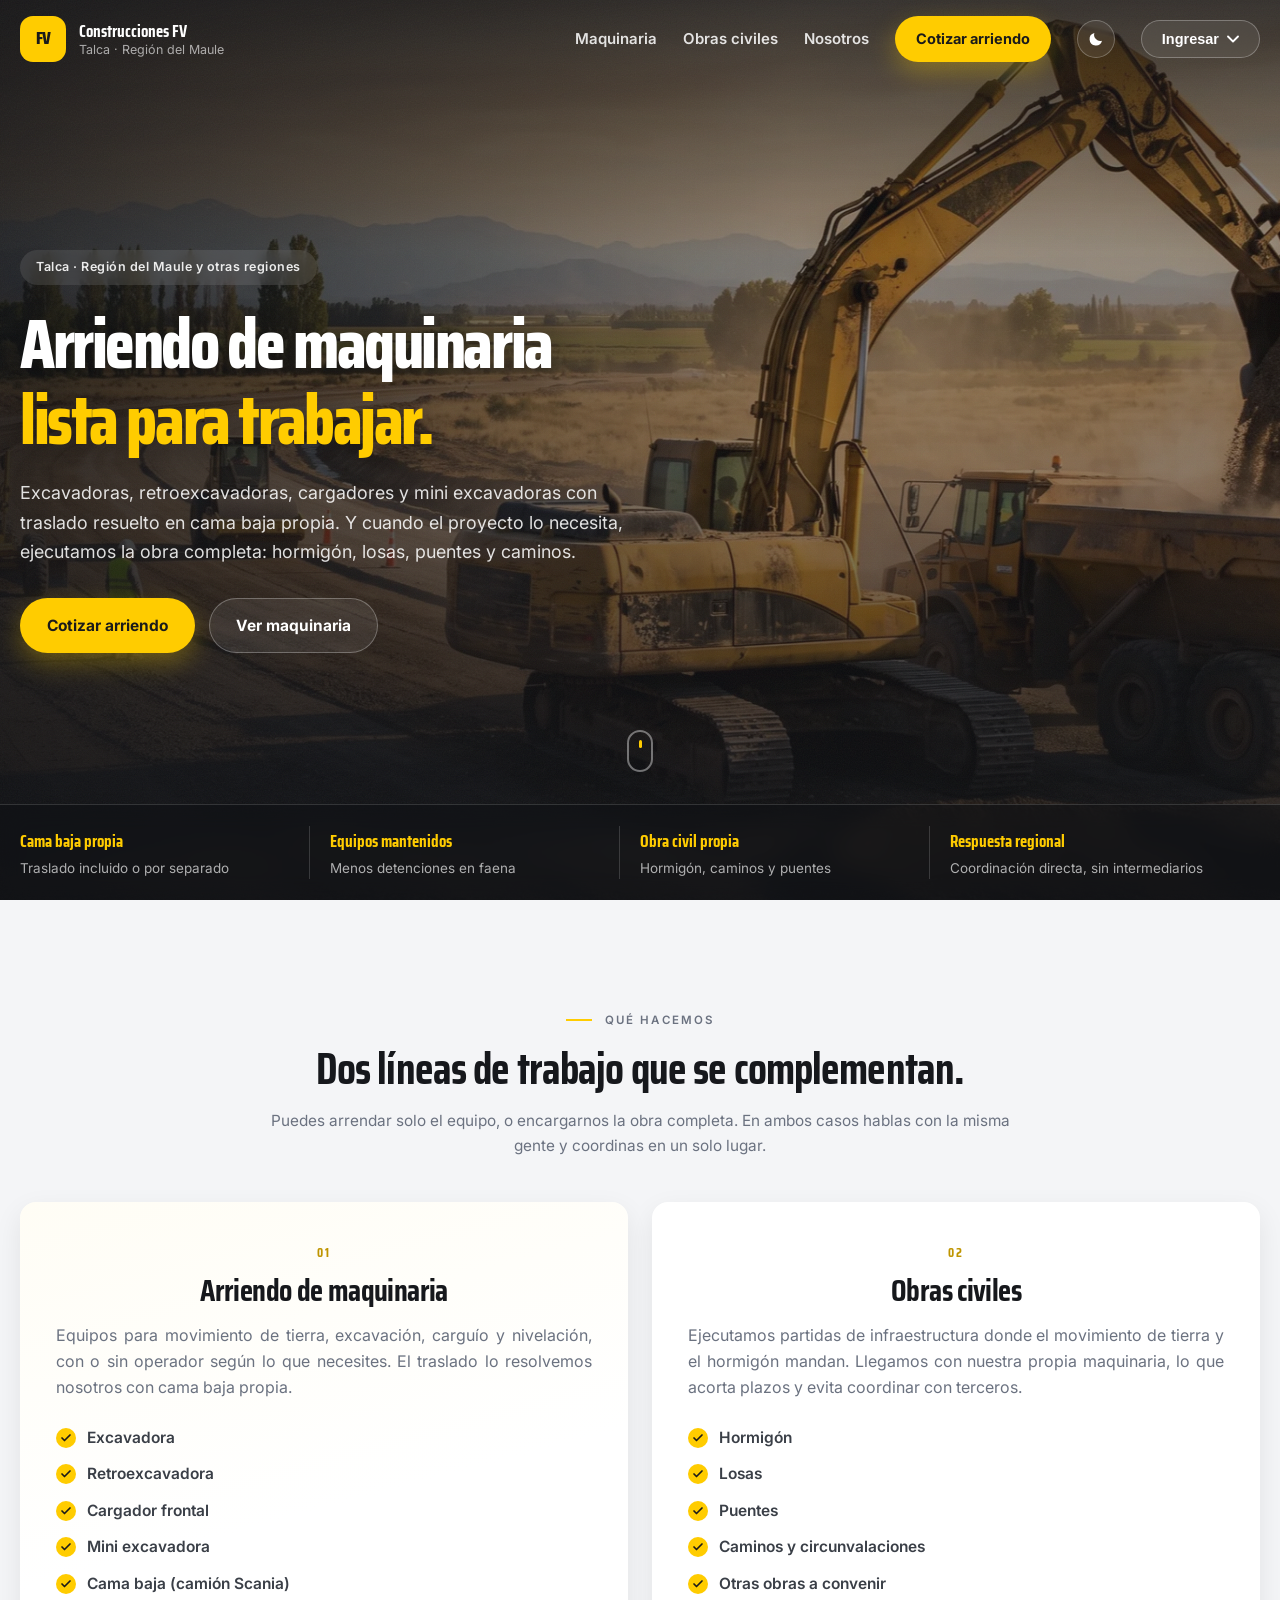
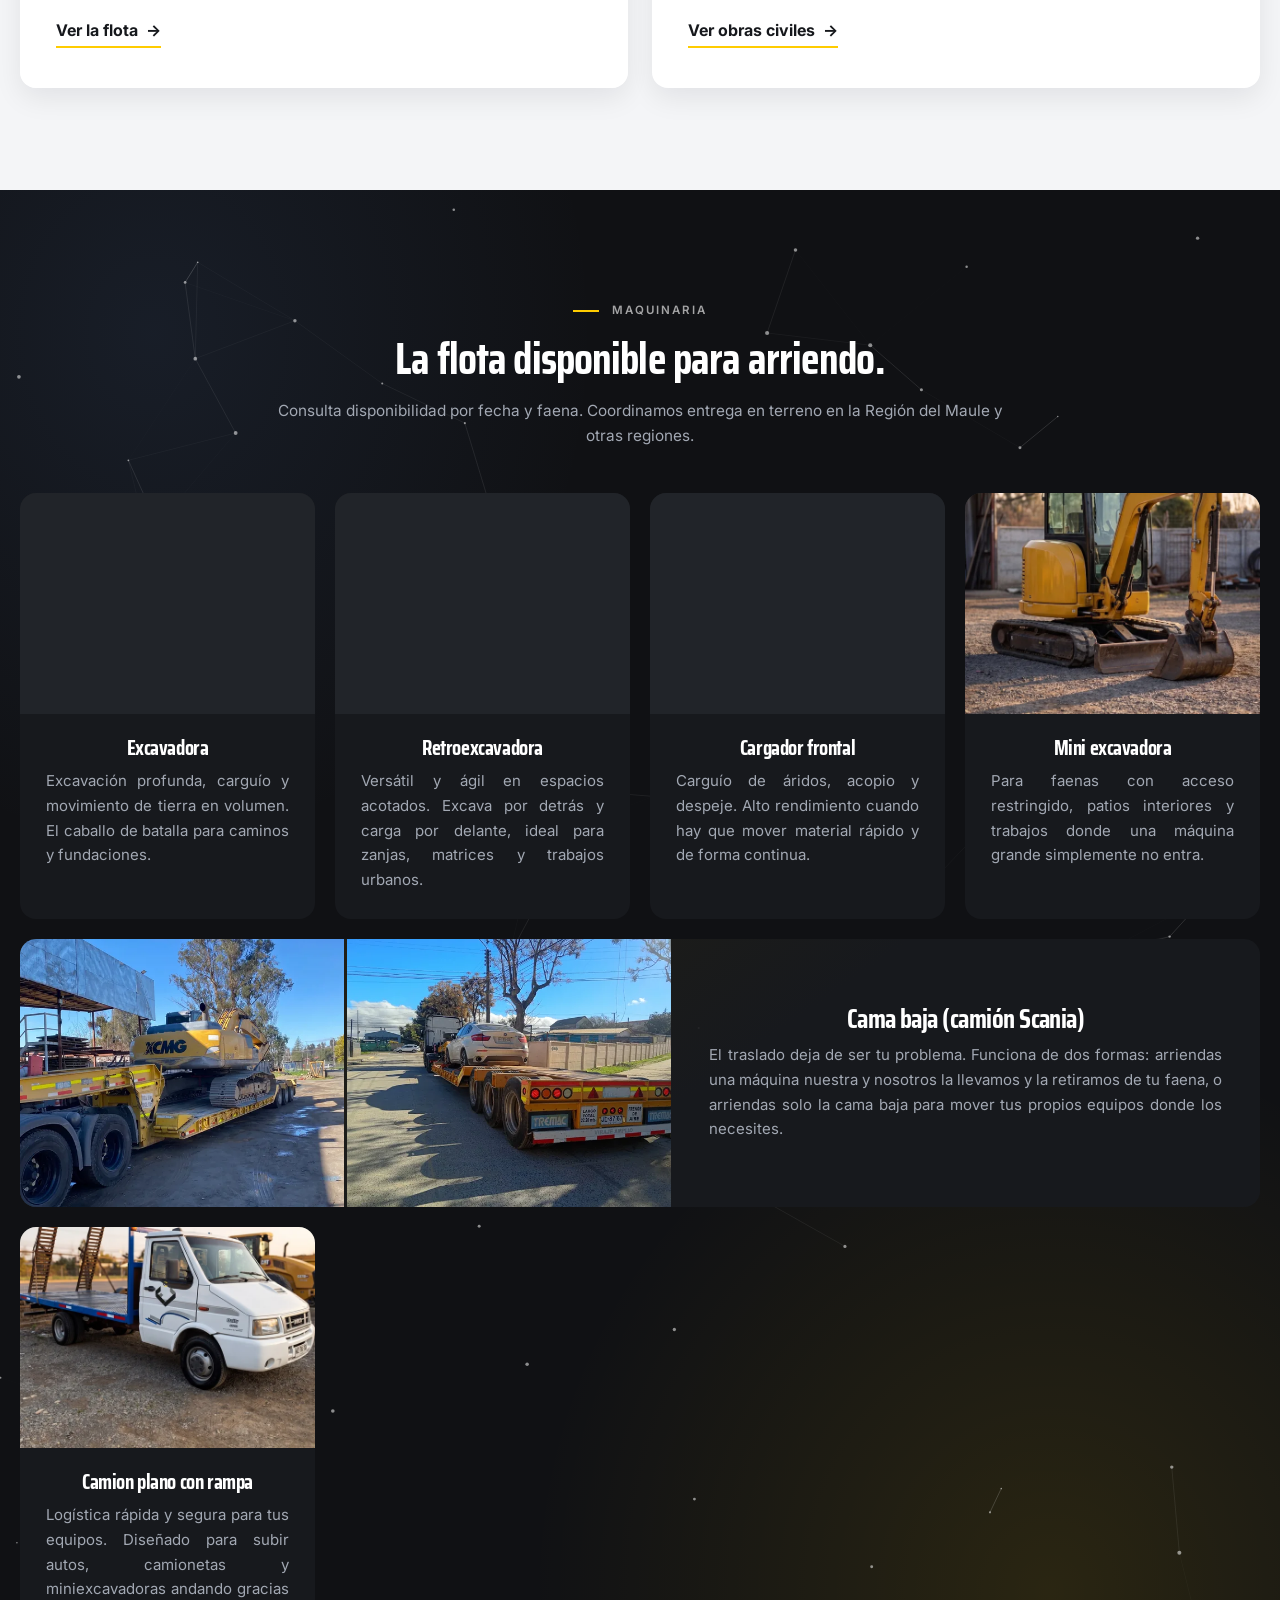
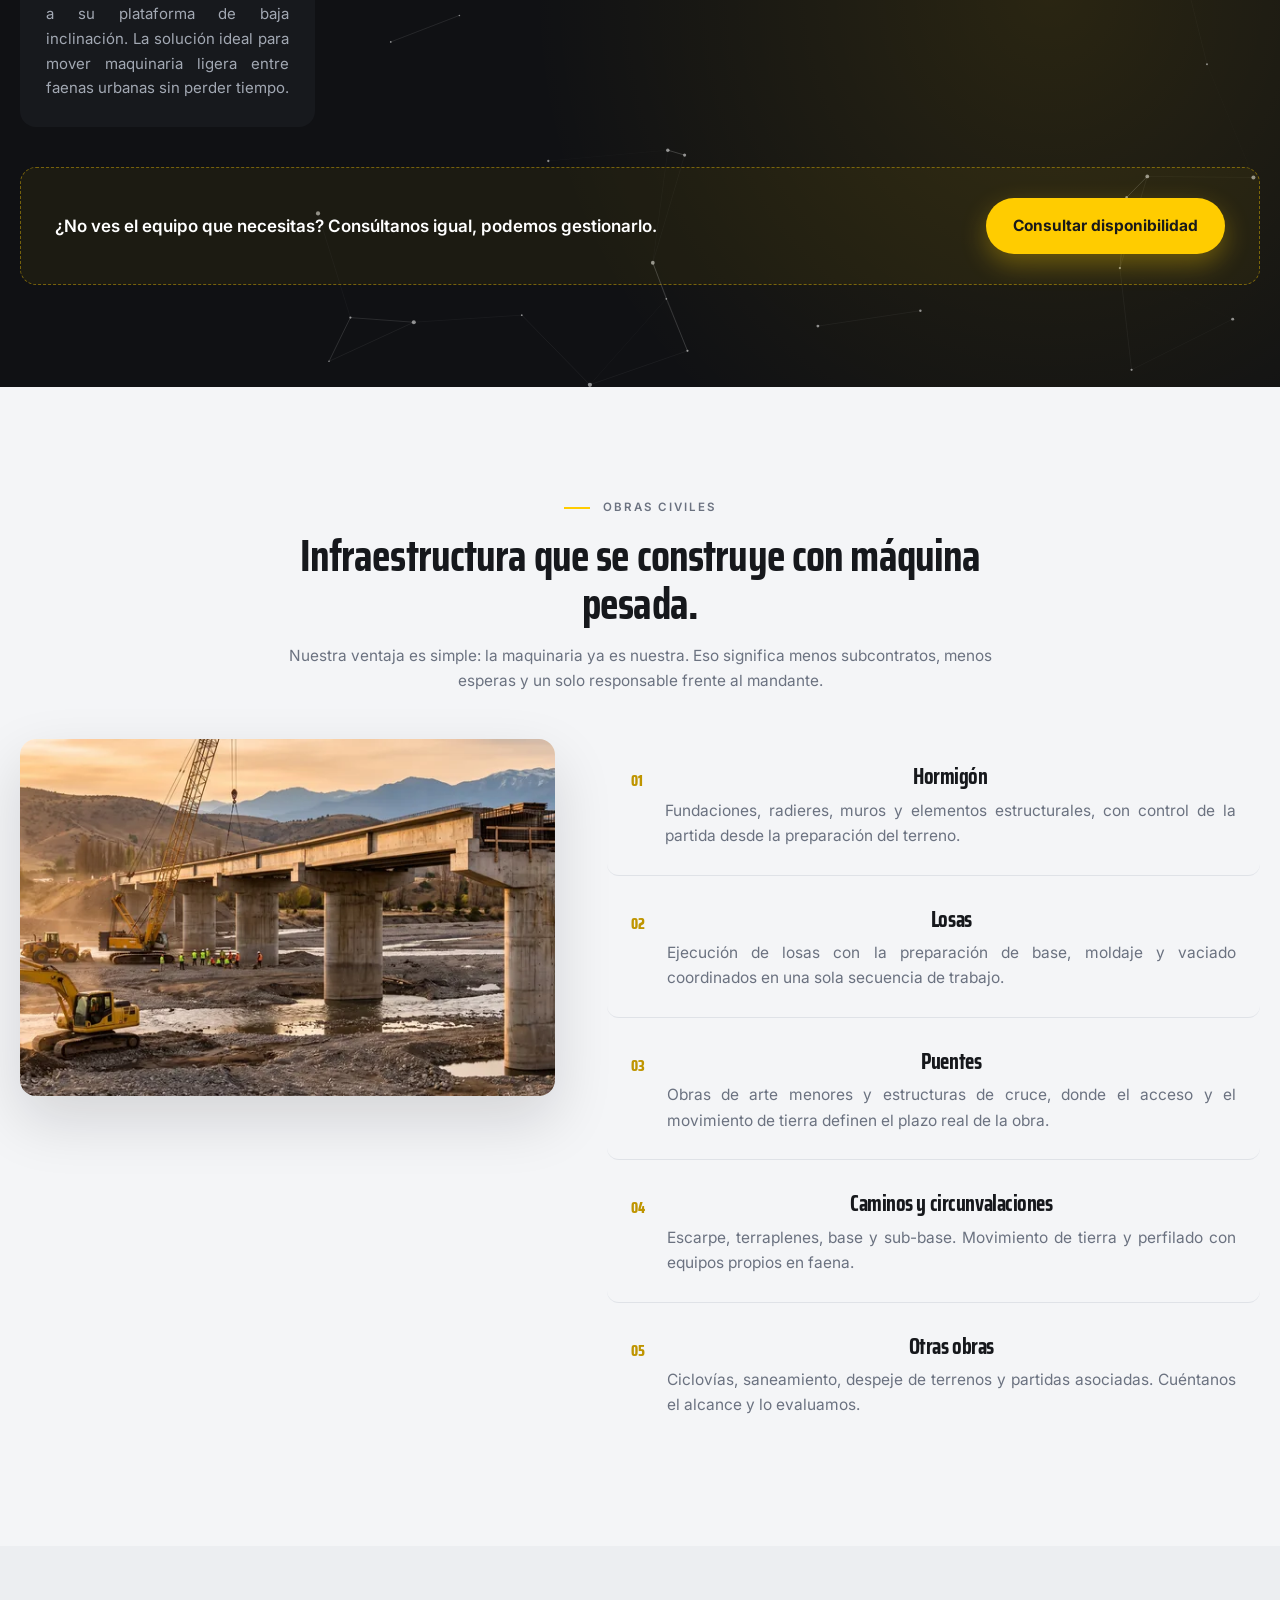
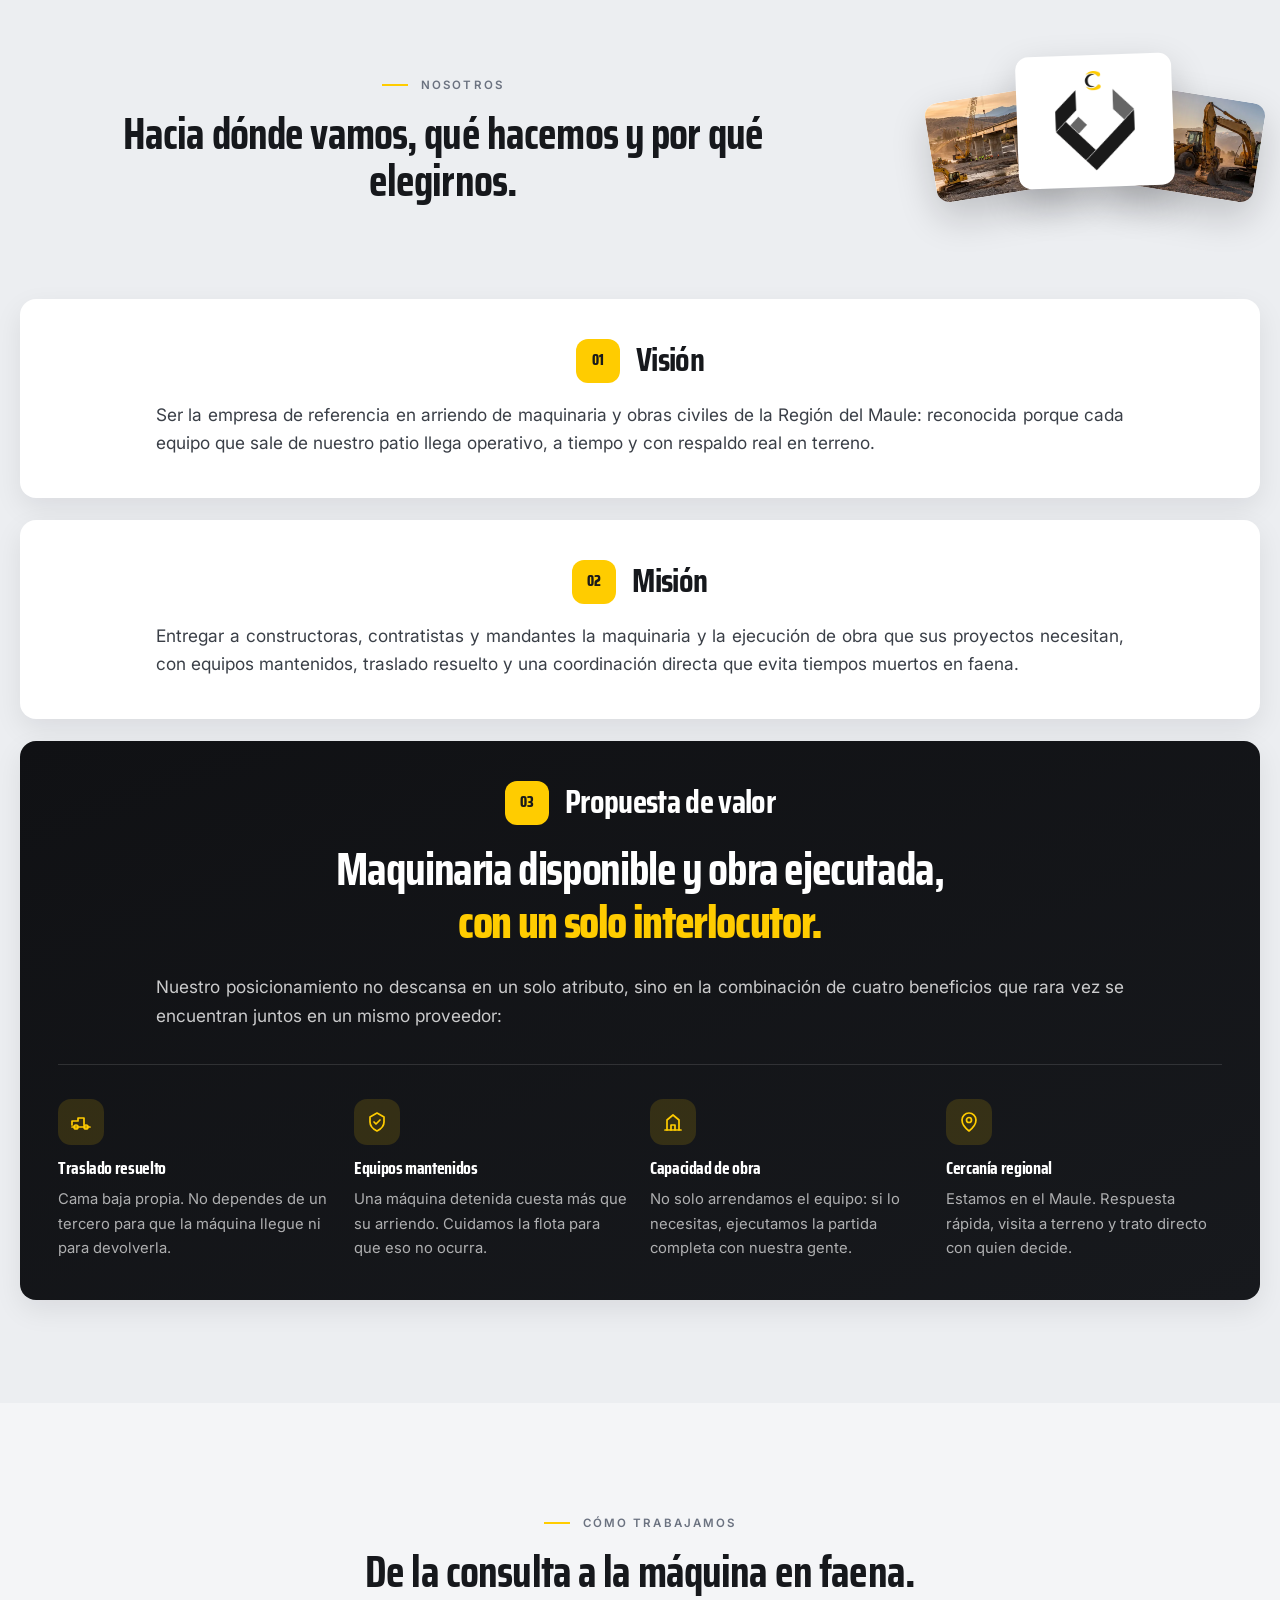
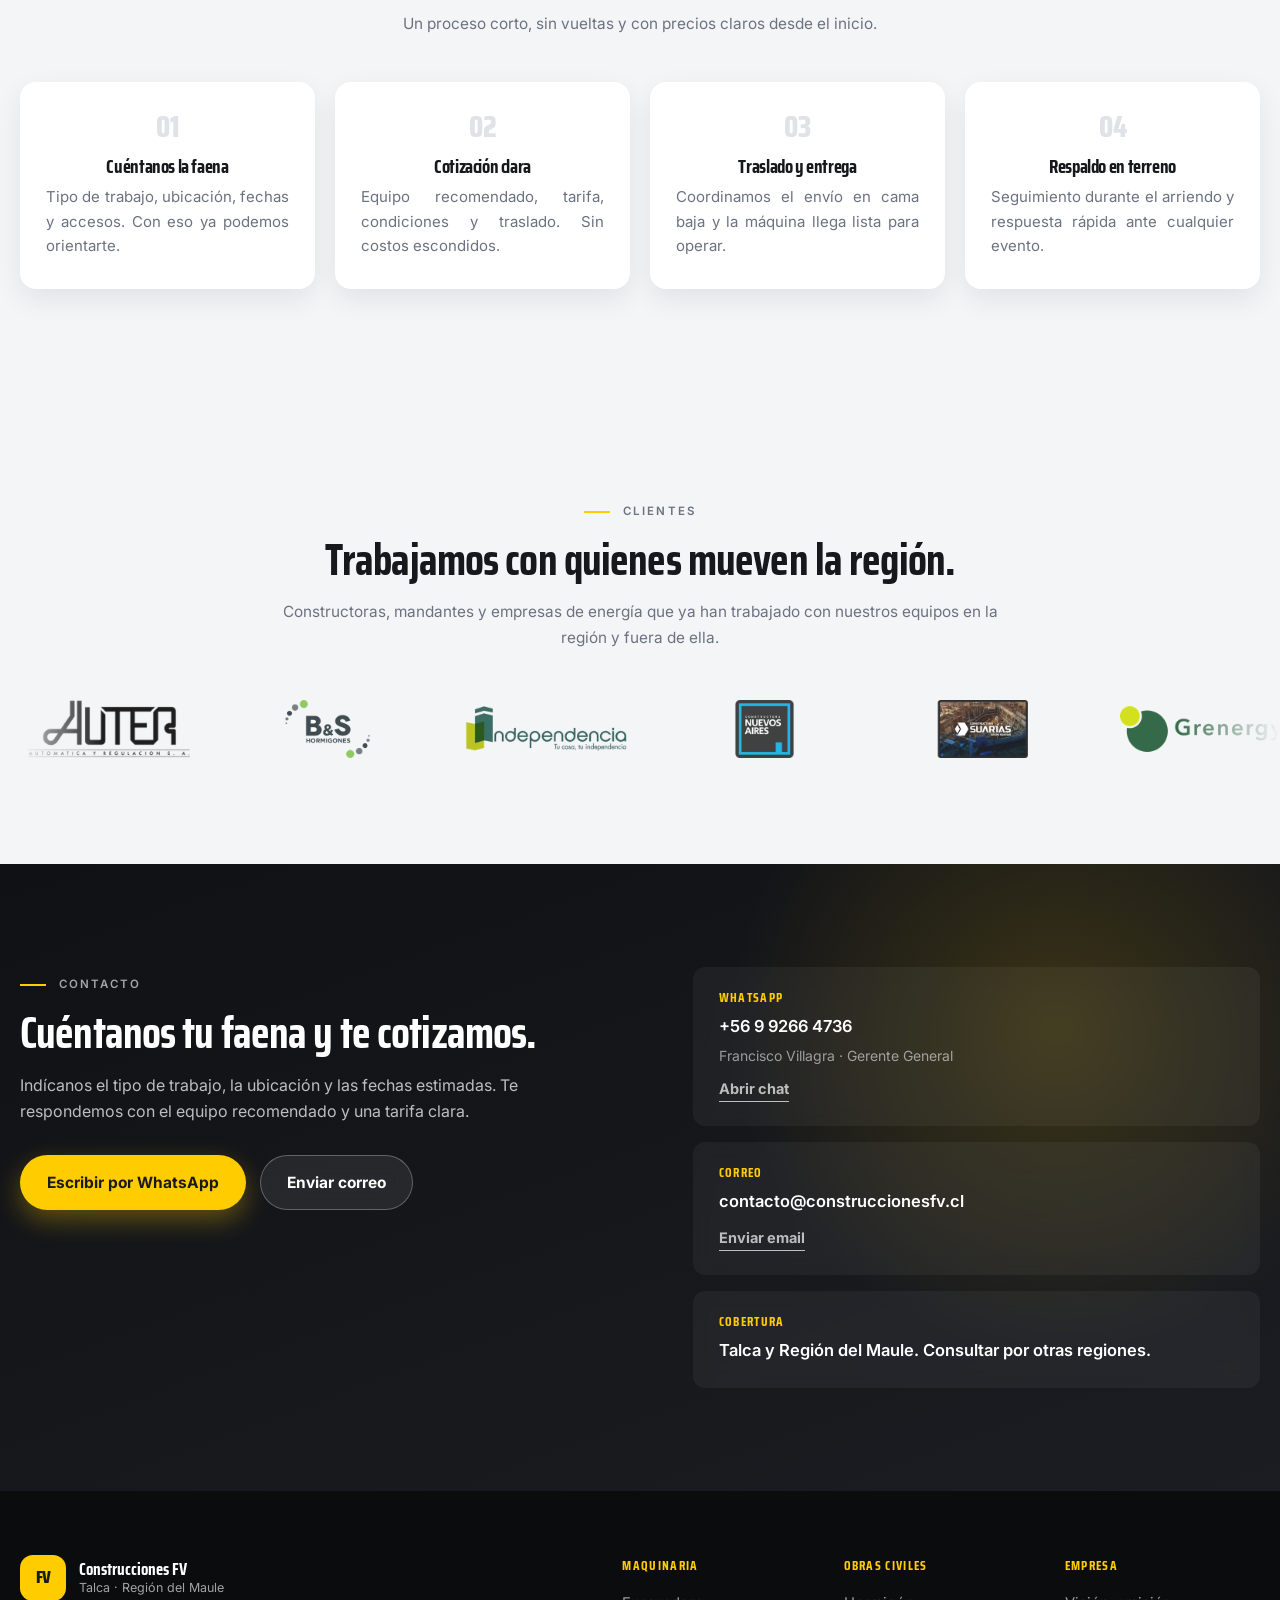
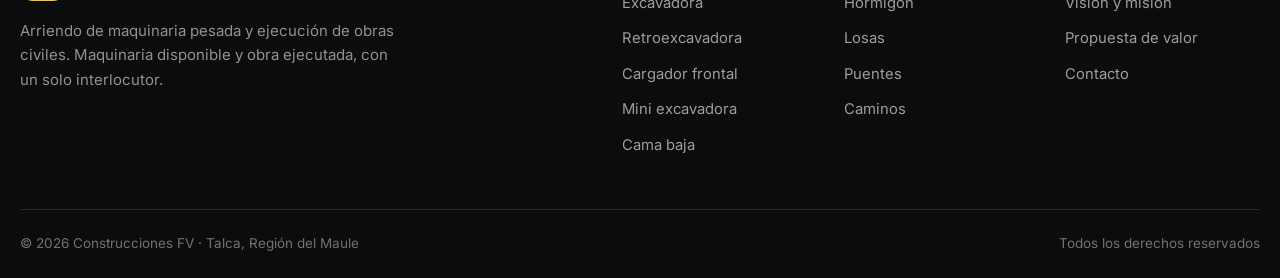
<file: index.html>
<!doctype html>
<html lang="es">
  <head>
    <meta charset="utf-8" />
    <meta name="viewport" content="width=device-width, initial-scale=1" />
    <title>Construcciones FV | Arriendo de maquinaria y obras civiles en Talca, Región del Maule</title>
    <meta
      name="description"
      content="Arriendo de excavadoras, retroexcavadoras, cargadores, mini excavadoras y cama baja en Talca y la Región del Maule. Además ejecutamos obras civiles: hormigón, losas, puentes y caminos."
    />
    <meta name="theme-color" content="#101114" />
    <link rel="canonical" href="https://construccionesfv.cl/" />

    <meta property="og:type" content="website" />
    <meta property="og:title" content="Construcciones FV | Arriendo de maquinaria y obras civiles" />
    <meta
      property="og:description"
      content="Maquinaria disponible y obra ejecutada, con un solo interlocutor. Talca, Región del Maule."
    />
    <meta property="og:image" content="assets/img/hero-camino.jpg" />
    <meta property="og:locale" content="es_CL" />

    <link rel="preconnect" href="https://fonts.googleapis.com" />
    <link rel="preconnect" href="https://fonts.gstatic.com" crossorigin />
    <link
      href="https://fonts.googleapis.com/css2?family=Inter:wght@400;500;600;700&family=Saira+Condensed:wght@600;700;800&display=swap"
      rel="stylesheet"
    />
    <link rel="preload" as="image" href="assets/img/hero-camino.webp" type="image/webp" />
    <link rel="stylesheet" href="styles.css" />

    <!-- Marca que JS está activo. Si el script principal fallara o el
         navegador no soportara IntersectionObserver, esta clase no se
         aplica y el contenido se muestra sin animación en vez de quedar
         invisible. -->
    <script>
      document.documentElement.classList.add("js");

      // El tema se aplica ANTES de pintar. Si esto viviera en app.js, quien
      // eligió modo oscuro vería un destello blanco en cada carga mientras
      // baja el script. Por defecto va claro: solo se oscurece si el usuario
      // lo pidió explícitamente alguna vez.
      try {
        if (localStorage.getItem("fv-tema") === "oscuro") {
          document.documentElement.dataset.theme = "oscuro";
        }
      } catch (e) {
        /* modo privado sin localStorage: se queda en claro */
      }
    </script>
  </head>
  <body>
    <a class="skip-link" href="#main">Saltar al contenido</a>

    <header class="site-header" data-open="false">
      <div class="container header-inner">
        <a class="brand" href="#inicio">
          <div class="logo-mark" aria-hidden="true">FV</div>
          <div class="brand-text">
            <span class="brand-name">Construcciones FV</span>
            <span class="brand-location">Talca · Región del Maule</span>
          </div>
        </a>

        <button class="nav-toggle" type="button" aria-expanded="false" aria-controls="site-nav">
          <span class="nav-toggle-bar" aria-hidden="true"></span>
          <span class="sr-only">Abrir menú</span>
        </button>

        <nav id="site-nav" class="site-nav" aria-label="Navegación principal">
          <a href="#flota">Maquinaria</a>
          <a href="#obras">Obras civiles</a>
          <a href="#identidad">Nosotros</a>
          <a href="#contacto" class="btn btn-primary btn-sm">Cotizar arriendo</a>

          <button
            class="theme-toggle"
            type="button"
            aria-pressed="false"
            title="Cambiar entre modo claro y oscuro"
          >
            <span class="sr-only">Cambiar a modo oscuro</span>
            <svg class="theme-icon theme-icon--sun" viewBox="0 0 24 24" width="18" height="18" aria-hidden="true">
              <circle cx="12" cy="12" r="4.4" fill="currentColor" />
              <g stroke="currentColor" stroke-width="1.9" stroke-linecap="round">
                <path d="M12 2.4v2.4M12 19.2v2.4M2.4 12h2.4M19.2 12h2.4" />
                <path d="M5.2 5.2l1.7 1.7M17.1 17.1l1.7 1.7M18.8 5.2l-1.7 1.7M6.9 17.1l-1.7 1.7" />
              </g>
            </svg>
            <svg class="theme-icon theme-icon--moon" viewBox="0 0 24 24" width="18" height="18" aria-hidden="true">
              <path
                d="M20 14.2A8.2 8.2 0 0 1 9.8 4a8.4 8.4 0 1 0 10.2 10.2Z"
                fill="currentColor"
              />
            </svg>
          </button>

          <!-- Acceso al sistema interno. Vive en su propio subdominio, no en
               una carpeta de este sitio: así el navegador aísla la sesión del
               ERP y la cookie nunca llega a esta página pública. -->
          <div class="nav-login">
            <button
              class="btn btn-glass btn-sm nav-login-toggle"
              type="button"
              aria-expanded="false"
              aria-controls="menu-ingresar"
            >
              Ingresar
              <svg
                class="nav-login-caret"
                viewBox="0 0 12 8"
                width="12"
                height="8"
                aria-hidden="true"
              >
                <path
                  d="M1 1.5 6 6.5l5-5"
                  fill="none"
                  stroke="currentColor"
                  stroke-width="1.8"
                  stroke-linecap="round"
                  stroke-linejoin="round"
                />
              </svg>
            </button>

            <ul class="nav-login-menu" id="menu-ingresar" hidden>
              <li>
                <a href="https://sistema.construccionesfv.cl" rel="noopener">
                  Administración
                </a>
              </li>
              <li>
                <span class="nav-login-soon" aria-disabled="true">
                  Colaboradores
                  <span class="nav-login-badge">Próximamente</span>
                </span>
              </li>
            </ul>
          </div>
        </nav>
      </div>
    </header>

    <main id="main">
      <!-- ============ HERO ============ -->
      <section class="hero" id="inicio">
        <div class="hero-media" aria-hidden="true">
          <picture>
            <source
              type="image/webp"
              sizes="100vw"
              srcset="
                assets/img/hero-camino-sm.webp  900w,
                assets/img/hero-camino-md.webp 1400w,
                assets/img/hero-camino.webp    2400w
              "
            />
            <img
              src="assets/img/hero-camino.jpg"
              sizes="100vw"
              srcset="
                assets/img/hero-camino-sm.jpg  900w,
                assets/img/hero-camino-md.jpg 1400w,
                assets/img/hero-camino.jpg    2400w
              "
              alt=""
              fetchpriority="high"
              decoding="async"
            />
          </picture>

          <!-- El video se superpone a la imagen y aparece con un fundido
               solo cuando puede reproducirse. La fuente la elige app.js
               segun ancho de pantalla, y no se descarga nada si el usuario
               pidio movimiento reducido o esta ahorrando datos. -->
          <video
            class="hero-video"
            muted
            loop
            playsinline
            preload="none"
            aria-hidden="true"
            data-src="assets/video/hero-loop.mp4"
            data-src-sm="assets/video/hero-loop-sm.mp4"
          ></video>

          <div class="hero-scrim"></div>
          <div class="hero-grain"></div>
        </div>

        <div class="container hero-content">
          <span class="pill pill-hero">Talca · Región del Maule y otras regiones</span>
          <h1>
            <span class="h1-line">Arriendo de maquinaria</span>
            <span class="h1-line h1-accent">lista para trabajar.</span>
          </h1>
          <p class="lead">
            Excavadoras, retroexcavadoras, cargadores y mini excavadoras con traslado
            resuelto en cama baja propia. Y cuando el proyecto lo necesita, ejecutamos
            la obra completa: hormigón, losas, puentes y caminos.
          </p>
          <div class="hero-actions">
            <a class="btn btn-primary" href="#contacto">Cotizar arriendo</a>
            <a class="btn btn-glass" href="#flota">Ver maquinaria</a>
          </div>
        </div>

        <div class="hero-strip">
          <div class="container hero-strip-inner">
            <div class="strip-item">
              <span class="strip-value">Cama baja propia</span>
              <span class="strip-label">Traslado incluido o por separado</span>
            </div>
            <div class="strip-item">
              <span class="strip-value">Equipos mantenidos</span>
              <span class="strip-label">Menos detenciones en faena</span>
            </div>
            <div class="strip-item">
              <span class="strip-value">Obra civil propia</span>
              <span class="strip-label">Hormigón, caminos y puentes</span>
            </div>
            <div class="strip-item">
              <span class="strip-value">Respuesta regional</span>
              <span class="strip-label">Coordinación directa, sin intermediarios</span>
            </div>
          </div>
        </div>

        <a class="scroll-cue" href="#servicios" aria-label="Bajar al contenido">
          <span aria-hidden="true"></span>
        </a>
      </section>

      <!-- ============ DOS LÍNEAS DE NEGOCIO ============ -->
      <section class="section" id="servicios">
        <div class="container">
          <div class="section-header" data-reveal>
            <span class="eyebrow">Qué hacemos</span>
            <h2>Dos líneas de trabajo que se complementan.</h2>
            <p>
              Puedes arrendar solo el equipo, o encargarnos la obra completa. En ambos
              casos hablas con la misma gente y coordinas en un solo lugar.
            </p>
          </div>

          <div class="split-grid">
            <article class="split-card split-card--primary" data-reveal>
              <span class="split-index">01</span>
              <h3>Arriendo de maquinaria</h3>
              <p>
                Equipos para movimiento de tierra, excavación, carguío y nivelación,
                con o sin operador según lo que necesites. El traslado lo resolvemos
                nosotros con cama baja propia.
              </p>
              <ul class="tick-list">
                <li>Excavadora</li>
                <li>Retroexcavadora</li>
                <li>Cargador frontal</li>
                <li>Mini excavadora</li>
                <li>Cama baja (camión Scania)</li>
              </ul>
              <a class="link-arrow" href="#flota">Ver la flota <span aria-hidden="true">→</span></a>
            </article>

            <article class="split-card" data-reveal>
              <span class="split-index">02</span>
              <h3>Obras civiles</h3>
              <p>
                Ejecutamos partidas de infraestructura donde el movimiento de tierra y
                el hormigón mandan. Llegamos con nuestra propia maquinaria, lo que
                acorta plazos y evita coordinar con terceros.
              </p>
              <ul class="tick-list">
                <li>Hormigón</li>
                <li>Losas</li>
                <li>Puentes</li>
                <li>Caminos y circunvalaciones</li>
                <li>Otras obras a convenir</li>
              </ul>
              <a class="link-arrow" href="#obras">Ver obras civiles <span aria-hidden="true">→</span></a>
            </article>
          </div>
        </div>
      </section>

      <!-- ============ FLOTA ============ -->
      <section class="section section-dark section-constelacion" id="flota">
        <!-- Trama de puntos. Es decorativa: si el script no corre o el visitante
             pidió menos movimiento, la sección se ve igual, solo sin la trama. -->
        <canvas class="constelacion" aria-hidden="true"></canvas>

        <div class="container">
          <div class="section-header" data-reveal>
            <span class="eyebrow eyebrow-dark">Maquinaria</span>
            <h2>La flota disponible para arriendo.</h2>
            <p>
              Consulta disponibilidad por fecha y faena. Coordinamos entrega en terreno
              en la Región del Maule y otras regiones.
            </p>
          </div>

          <div class="fleet-grid">
          <!-- EQUIPOS:INICIO -->
          <article class="fleet-card fleet-card--foto" data-reveal>
            <div class="fleet-fotos fleet-fotos--1">
              <div class="fleet-foto">
                <picture>
                  <source
                    type="image/webp"
                    sizes="(max-width: 900px) 100vw, 25vw"
                    srcset="assets/img/equipos/procesados/excavadora-1-sm.webp 640w, assets/img/equipos/procesados/excavadora-1-md.webp 1000w"
                  />
                  <img
                    src="assets/img/equipos/procesados/excavadora-1-sm.jpg"
                    sizes="(max-width: 900px) 100vw, 25vw"
                    srcset="assets/img/equipos/procesados/excavadora-1-sm.jpg 640w, assets/img/equipos/procesados/excavadora-1-md.jpg 1000w"
                    alt="Excavadora"
                    width="640" height="480" loading="lazy" decoding="async"
                  />
                </picture>
              </div>
            </div>
            <h3>Excavadora</h3>
            <p>Excavación profunda, carguío y movimiento de tierra en volumen. El caballo de batalla para caminos y fundaciones.</p>
          </article>

          <article class="fleet-card fleet-card--foto" data-reveal>
            <div class="fleet-fotos fleet-fotos--1">
              <div class="fleet-foto">
                <picture>
                  <source
                    type="image/webp"
                    sizes="(max-width: 900px) 100vw, 25vw"
                    srcset="assets/img/equipos/procesados/retroexcavadora-1-sm.webp 640w, assets/img/equipos/procesados/retroexcavadora-1-md.webp 1000w"
                  />
                  <img
                    src="assets/img/equipos/procesados/retroexcavadora-1-sm.jpg"
                    sizes="(max-width: 900px) 100vw, 25vw"
                    srcset="assets/img/equipos/procesados/retroexcavadora-1-sm.jpg 640w, assets/img/equipos/procesados/retroexcavadora-1-md.jpg 1000w"
                    alt="Retroexcavadora"
                    width="640" height="480" loading="lazy" decoding="async"
                  />
                </picture>
              </div>
            </div>
            <h3>Retroexcavadora</h3>
            <p>Versátil y ágil en espacios acotados. Excava por detrás y carga por delante, ideal para zanjas, matrices y trabajos urbanos.</p>
          </article>

          <article class="fleet-card fleet-card--foto" data-reveal>
            <div class="fleet-fotos fleet-fotos--1">
              <div class="fleet-foto">
                <picture>
                  <source
                    type="image/webp"
                    sizes="(max-width: 900px) 100vw, 25vw"
                    srcset="assets/img/equipos/procesados/cargador-frontal-1-sm.webp 640w, assets/img/equipos/procesados/cargador-frontal-1-md.webp 1000w"
                  />
                  <img
                    src="assets/img/equipos/procesados/cargador-frontal-1-sm.jpg"
                    sizes="(max-width: 900px) 100vw, 25vw"
                    srcset="assets/img/equipos/procesados/cargador-frontal-1-sm.jpg 640w, assets/img/equipos/procesados/cargador-frontal-1-md.jpg 1000w"
                    alt="Cargador frontal"
                    width="640" height="480" loading="lazy" decoding="async"
                  />
                </picture>
              </div>
            </div>
            <h3>Cargador frontal</h3>
            <p>Carguío de áridos, acopio y despeje. Alto rendimiento cuando hay que mover material rápido y de forma continua.</p>
          </article>

          <article class="fleet-card fleet-card--foto" data-reveal>
            <div class="fleet-fotos fleet-fotos--1">
              <div class="fleet-foto">
                <picture>
                  <source
                    type="image/webp"
                    sizes="(max-width: 900px) 100vw, 25vw"
                    srcset="assets/img/equipos/procesados/mini-excavadora-1-sm.webp 640w, assets/img/equipos/procesados/mini-excavadora-1-md.webp 1000w"
                  />
                  <img
                    src="assets/img/equipos/procesados/mini-excavadora-1-sm.jpg"
                    sizes="(max-width: 900px) 100vw, 25vw"
                    srcset="assets/img/equipos/procesados/mini-excavadora-1-sm.jpg 640w, assets/img/equipos/procesados/mini-excavadora-1-md.jpg 1000w"
                    alt="Mini excavadora"
                    width="640" height="480" loading="lazy" decoding="async"
                  />
                </picture>
              </div>
            </div>
            <h3>Mini excavadora</h3>
            <p>Para faenas con acceso restringido, patios interiores y trabajos donde una máquina grande simplemente no entra.</p>
          </article>

          <article class="fleet-card fleet-card--wide fleet-card--foto" data-reveal>
            <div class="fleet-fotos fleet-fotos--2">
              <div class="fleet-foto">
                <picture>
                  <source
                    type="image/webp"
                    sizes="(max-width: 900px) 100vw, 28vw"
                    srcset="assets/img/equipos/procesados/cama-baja-1-sm.webp 640w, assets/img/equipos/procesados/cama-baja-1-md.webp 1000w"
                  />
                  <img
                    src="assets/img/equipos/procesados/cama-baja-1-sm.jpg"
                    sizes="(max-width: 900px) 100vw, 28vw"
                    srcset="assets/img/equipos/procesados/cama-baja-1-sm.jpg 640w, assets/img/equipos/procesados/cama-baja-1-md.jpg 1000w"
                    alt="Cama baja (camión Scania)"
                    width="640" height="480" loading="lazy" decoding="async"
                  />
                </picture>
              </div>
              <div class="fleet-foto">
                <picture>
                  <source
                    type="image/webp"
                    sizes="(max-width: 900px) 100vw, 28vw"
                    srcset="assets/img/equipos/procesados/cama-baja-2-sm.webp 640w, assets/img/equipos/procesados/cama-baja-2-md.webp 1000w"
                  />
                  <img
                    src="assets/img/equipos/procesados/cama-baja-2-sm.jpg"
                    sizes="(max-width: 900px) 100vw, 28vw"
                    srcset="assets/img/equipos/procesados/cama-baja-2-sm.jpg 640w, assets/img/equipos/procesados/cama-baja-2-md.jpg 1000w"
                    alt="Cama baja (camión Scania), otra vista"
                    width="640" height="480" loading="lazy" decoding="async"
                  />
                </picture>
              </div>
            </div>
            <div class="fleet-wide-body">
              <h3>Cama baja (camión Scania)</h3>
              <p>El traslado deja de ser tu problema. Funciona de dos formas: arriendas una máquina nuestra y nosotros la llevamos y la retiramos de tu faena, o arriendas solo la cama baja para mover tus propios equipos donde los necesites.</p>
            </div>
          </article>

          <article class="fleet-card fleet-card--foto" data-reveal>
            <div class="fleet-fotos fleet-fotos--1">
              <div class="fleet-foto">
                <picture>
                  <source
                    type="image/webp"
                    sizes="(max-width: 900px) 100vw, 25vw"
                    srcset="assets/img/equipos/procesados/camion-plano-con-rampa-1-sm.webp 640w, assets/img/equipos/procesados/camion-plano-con-rampa-1-md.webp 1000w"
                  />
                  <img
                    src="assets/img/equipos/procesados/camion-plano-con-rampa-1-sm.jpg"
                    sizes="(max-width: 900px) 100vw, 25vw"
                    srcset="assets/img/equipos/procesados/camion-plano-con-rampa-1-sm.jpg 640w, assets/img/equipos/procesados/camion-plano-con-rampa-1-md.jpg 1000w"
                    alt="Camion plano con rampa"
                    width="640" height="480" loading="lazy" decoding="async"
                  />
                </picture>
              </div>
            </div>
            <h3>Camion plano con rampa</h3>
            <p>Logística rápida y segura para tus equipos. Diseñado para subir autos, camionetas y miniexcavadoras andando gracias a su plataforma de baja inclinación. La solución ideal para mover maquinaria ligera entre faenas urbanas sin perder tiempo.</p>
          </article>
          <!-- EQUIPOS:FIN -->
          </div>

          <div class="fleet-cta" data-reveal>
            <p>¿No ves el equipo que necesitas? Consúltanos igual, podemos gestionarlo.</p>
            <a class="btn btn-primary" href="#contacto">Consultar disponibilidad</a>
          </div>
        </div>
      </section>

      <!-- ============ OBRAS CIVILES ============ -->
      <section class="section" id="obras">
        <div class="container">
          <div class="section-header" data-reveal>
            <span class="eyebrow">Obras civiles</span>
            <h2>Infraestructura que se construye con máquina pesada.</h2>
            <p>
              Nuestra ventaja es simple: la maquinaria ya es nuestra. Eso significa
              menos subcontratos, menos esperas y un solo responsable frente al
              mandante.
            </p>
          </div>

          <div class="works-layout">
            <div class="works-media" data-reveal>
              <picture>
                <source
                  type="image/webp"
                  sizes="(max-width: 900px) 100vw, 50vw"
                  srcset="
                    assets/img/obra-puente-sm.webp  900w,
                    assets/img/obra-puente-md.webp 1400w
                  "
                />
                <img
                  src="assets/img/obra-puente-md.jpg"
                  sizes="(max-width: 900px) 100vw, 50vw"
                  srcset="
                    assets/img/obra-puente-sm.jpg  900w,
                    assets/img/obra-puente-md.jpg 1400w
                  "
                  alt="Faena de obra civil con maquinaria pesada trabajando en la construcción de un puente"
                  loading="lazy"
                  decoding="async"
                />
              </picture>
            </div>

            <div class="works-list">
              <article class="work-item" data-reveal>
                <span class="work-number">01</span>
                <div>
                  <h3>Hormigón</h3>
                  <p>
                    Fundaciones, radieres, muros y elementos estructurales, con control
                    de la partida desde la preparación del terreno.
                  </p>
                </div>
              </article>
              <article class="work-item" data-reveal>
                <span class="work-number">02</span>
                <div>
                  <h3>Losas</h3>
                  <p>
                    Ejecución de losas con la preparación de base, moldaje y vaciado
                    coordinados en una sola secuencia de trabajo.
                  </p>
                </div>
              </article>
              <article class="work-item" data-reveal>
                <span class="work-number">03</span>
                <div>
                  <h3>Puentes</h3>
                  <p>
                    Obras de arte menores y estructuras de cruce, donde el acceso y el
                    movimiento de tierra definen el plazo real de la obra.
                  </p>
                </div>
              </article>
              <article class="work-item" data-reveal>
                <span class="work-number">04</span>
                <div>
                  <h3>Caminos y circunvalaciones</h3>
                  <p>
                    Escarpe, terraplenes, base y sub-base. Movimiento de tierra y
                    perfilado con equipos propios en faena.
                  </p>
                </div>
              </article>
              <article class="work-item" data-reveal>
                <span class="work-number">05</span>
                <div>
                  <h3>Otras obras</h3>
                  <p>
                    Ciclovías, saneamiento, despeje de terrenos y partidas asociadas.
                    Cuéntanos el alcance y lo evaluamos.
                  </p>
                </div>
              </article>
            </div>
          </div>
        </div>
      </section>

      <!-- ============ VISIÓN / MISIÓN / PROPUESTA DE VALOR ============ -->
      <section class="section section-alt" id="identidad">
        <div class="container">
          <div class="identity-intro">
            <div class="section-header" data-reveal>
              <span class="eyebrow">Nosotros</span>
              <h2>Hacia dónde vamos, qué hacemos y por qué elegirnos.</h2>
            </div>

            <!-- Abanico de marca: el logo al centro y el trabajo real a los
                 costados. Las cartas flotan apenas y se enderezan al pasar el
                 mouse. -->
            <div class="brand-fan" data-reveal aria-hidden="true">
              <figure class="fan-card fan-card--left">
                <img src="assets/img/obra-puente-sm.webp" alt="" width="900" height="506" loading="lazy" decoding="async" />
              </figure>
              <figure class="fan-card fan-card--logo">
                <img src="assets/logo_oficial/Logo redimensionado.png" alt="" width="2000" height="2000" loading="lazy" decoding="async" />
              </figure>
              <figure class="fan-card fan-card--right">
                <img src="assets/img/flota-maquinaria-sm.webp" alt="" width="900" height="506" loading="lazy" decoding="async" />
              </figure>
            </div>
          </div>

          <div class="identity-stack">
            <article class="identity-card" data-reveal>
              <div class="identity-head">
                <span class="identity-step">01</span>
                <h3>Visión</h3>
              </div>
              <p class="identity-text">
                Ser la empresa de referencia en arriendo de maquinaria y obras civiles
                de la Región del Maule: reconocida porque cada equipo que sale de
                nuestro patio llega operativo, a tiempo y con respaldo real en terreno.
              </p>
            </article>

            <article class="identity-card" data-reveal>
              <div class="identity-head">
                <span class="identity-step">02</span>
                <h3>Misión</h3>
              </div>
              <p class="identity-text">
                Entregar a constructoras, contratistas y mandantes la maquinaria y la
                ejecución de obra que sus proyectos necesitan, con equipos mantenidos,
                traslado resuelto y una coordinación directa que evita tiempos muertos
                en faena.
              </p>
            </article>

            <article class="identity-card identity-card--value" data-reveal>
              <div class="identity-head">
                <span class="identity-step">03</span>
                <h3>Propuesta de valor</h3>
              </div>
              <p class="identity-statement">
                Maquinaria disponible y obra ejecutada,<br />
                <strong>con un solo interlocutor.</strong>
              </p>
              <p class="identity-text">
                Nuestro posicionamiento no descansa en un solo atributo, sino en la
                combinación de cuatro beneficios que rara vez se encuentran juntos en
                un mismo proveedor:
              </p>

              <div class="value-grid">
                <div class="value-item">
                  <span class="value-icon" aria-hidden="true">
                    <svg viewBox="0 0 24 24">
                      <path d="M3 17h18" />
                      <circle cx="7" cy="17" r="2" />
                      <circle cx="17" cy="17" r="2" />
                      <path d="M3 15v-4h6V8h6v7" />
                    </svg>
                  </span>
                  <h4>Traslado resuelto</h4>
                  <p>
                    Cama baja propia. No dependes de un tercero para que la máquina
                    llegue ni para devolverla.
                  </p>
                </div>
                <div class="value-item">
                  <span class="value-icon" aria-hidden="true">
                    <svg viewBox="0 0 24 24">
                      <path d="M12 3l7 4v5c0 4-3 7-7 9-4-2-7-5-7-9V7z" />
                      <path d="M9 12l2 2 4-4" />
                    </svg>
                  </span>
                  <h4>Equipos mantenidos</h4>
                  <p>
                    Una máquina detenida cuesta más que su arriendo. Cuidamos la flota
                    para que eso no ocurra.
                  </p>
                </div>
                <div class="value-item">
                  <span class="value-icon" aria-hidden="true">
                    <svg viewBox="0 0 24 24">
                      <path d="M4 20h16" />
                      <path d="M6 20V10l6-5 6 5v10" />
                      <path d="M10 20v-5h4v5" />
                    </svg>
                  </span>
                  <h4>Capacidad de obra</h4>
                  <p>
                    No solo arrendamos el equipo: si lo necesitas, ejecutamos la
                    partida completa con nuestra gente.
                  </p>
                </div>
                <div class="value-item">
                  <span class="value-icon" aria-hidden="true">
                    <svg viewBox="0 0 24 24">
                      <path d="M12 21s-7-5.5-7-11a7 7 0 1114 0c0 5.5-7 11-7 11z" />
                      <circle cx="12" cy="10" r="2.5" />
                    </svg>
                  </span>
                  <h4>Cercanía regional</h4>
                  <p>
                    Estamos en el Maule. Respuesta rápida, visita a terreno y trato
                    directo con quien decide.
                  </p>
                </div>
              </div>
            </article>
          </div>
        </div>
      </section>

      <!-- ============ PROCESO ============ -->
      <section class="section" id="proceso">
        <div class="container">
          <div class="section-header" data-reveal>
            <span class="eyebrow">Cómo trabajamos</span>
            <h2>De la consulta a la máquina en faena.</h2>
            <p>Un proceso corto, sin vueltas y con precios claros desde el inicio.</p>
          </div>

          <div class="process-grid">
            <div class="process-step" data-reveal>
              <span class="step-number">01</span>
              <h3>Cuéntanos la faena</h3>
              <p>Tipo de trabajo, ubicación, fechas y accesos. Con eso ya podemos orientarte.</p>
            </div>
            <div class="process-step" data-reveal>
              <span class="step-number">02</span>
              <h3>Cotización clara</h3>
              <p>Equipo recomendado, tarifa, condiciones y traslado. Sin costos escondidos.</p>
            </div>
            <div class="process-step" data-reveal>
              <span class="step-number">03</span>
              <h3>Traslado y entrega</h3>
              <p>Coordinamos el envío en cama baja y la máquina llega lista para operar.</p>
            </div>
            <div class="process-step" data-reveal>
              <span class="step-number">04</span>
              <h3>Respaldo en terreno</h3>
              <p>Seguimiento durante el arriendo y respuesta rápida ante cualquier evento.</p>
            </div>
          </div>
        </div>
      </section>

      <!-- ============ CLIENTES ============ -->
      <section class="section" id="clientes">
        <div class="container">
          <div class="section-header" data-reveal>
            <span class="eyebrow">Clientes</span>
            <h2>Trabajamos con quienes mueven la región.</h2>
            <p>
              Constructoras, mandantes y empresas de energía que ya han trabajado
              con nuestros equipos en la región y fuera de ella.
            </p>
          </div>
        </div>

        <div class="logo-marquee" data-reveal>
          <div class="logo-row marquee-left">
            <ul class="logo-track">
              <!-- LOGOS:INICIO -->
              <li class="logo-item">
                <img src="assets/img/logo_clientes/procesados/auter.png"
                     alt="Auter Automática y Regulación" width="420" height="150"
                     loading="lazy" decoding="async" />
              </li>
              <li class="logo-item">
                <img src="assets/img/logo_clientes/procesados/ByS_Hormigones.png"
                     alt="B&S Hormigones" width="420" height="150"
                     loading="lazy" decoding="async" />
              </li>
              <li class="logo-item">
                <img src="assets/img/logo_clientes/procesados/independencia.png"
                     alt="Constructora Independencia" width="420" height="150"
                     loading="lazy" decoding="async" />
              </li>
              <li class="logo-item">
                <img src="assets/img/logo_clientes/procesados/nuevos_aires.png"
                     alt="Constructora Nuevos Aires" width="420" height="150"
                     loading="lazy" decoding="async" />
              </li>
              <li class="logo-item">
                <img src="assets/img/logo_clientes/procesados/saurias.png"
                     alt="Constructora Suarias" width="420" height="150"
                     loading="lazy" decoding="async" />
              </li>
              <li class="logo-item">
                <img src="assets/img/logo_clientes/procesados/grenergy.png"
                     alt="Grenergy" width="420" height="150"
                     loading="lazy" decoding="async" />
              </li>
              <li class="logo-item">
                <img src="assets/img/logo_clientes/procesados/iSiete.png"
                     alt="iSiete Constructora" width="420" height="150"
                     loading="lazy" decoding="async" />
              </li>
              <li class="logo-item">
                <img src="assets/img/logo_clientes/procesados/malpo.png"
                     alt="Malpo Constructora e Inmobiliaria" width="420" height="150"
                     loading="lazy" decoding="async" />
              </li>
              <li class="logo-item">
                <img src="assets/img/logo_clientes/procesados/rahuen.png"
                     alt="Rahuen Constructora" width="420" height="150"
                     loading="lazy" decoding="async" />
              </li>
              <li class="logo-item">
                <img src="assets/img/logo_clientes/procesados/sigdo_koopers.png"
                     alt="Sigdo Koppers" width="420" height="150"
                     loading="lazy" decoding="async" />
              </li>
              <li class="logo-item logo-item--texto">Entre otros colaboradores</li>
              <li class="logo-item" aria-hidden="true">
                <img src="assets/img/logo_clientes/procesados/auter.png"
                     alt="" width="420" height="150"
                     loading="lazy" decoding="async" />
              </li>
              <li class="logo-item" aria-hidden="true">
                <img src="assets/img/logo_clientes/procesados/ByS_Hormigones.png"
                     alt="" width="420" height="150"
                     loading="lazy" decoding="async" />
              </li>
              <li class="logo-item" aria-hidden="true">
                <img src="assets/img/logo_clientes/procesados/independencia.png"
                     alt="" width="420" height="150"
                     loading="lazy" decoding="async" />
              </li>
              <li class="logo-item" aria-hidden="true">
                <img src="assets/img/logo_clientes/procesados/nuevos_aires.png"
                     alt="" width="420" height="150"
                     loading="lazy" decoding="async" />
              </li>
              <li class="logo-item" aria-hidden="true">
                <img src="assets/img/logo_clientes/procesados/saurias.png"
                     alt="" width="420" height="150"
                     loading="lazy" decoding="async" />
              </li>
              <li class="logo-item" aria-hidden="true">
                <img src="assets/img/logo_clientes/procesados/grenergy.png"
                     alt="" width="420" height="150"
                     loading="lazy" decoding="async" />
              </li>
              <li class="logo-item" aria-hidden="true">
                <img src="assets/img/logo_clientes/procesados/iSiete.png"
                     alt="" width="420" height="150"
                     loading="lazy" decoding="async" />
              </li>
              <li class="logo-item" aria-hidden="true">
                <img src="assets/img/logo_clientes/procesados/malpo.png"
                     alt="" width="420" height="150"
                     loading="lazy" decoding="async" />
              </li>
              <li class="logo-item" aria-hidden="true">
                <img src="assets/img/logo_clientes/procesados/rahuen.png"
                     alt="" width="420" height="150"
                     loading="lazy" decoding="async" />
              </li>
              <li class="logo-item" aria-hidden="true">
                <img src="assets/img/logo_clientes/procesados/sigdo_koopers.png"
                     alt="" width="420" height="150"
                     loading="lazy" decoding="async" />
              </li>
              <li class="logo-item logo-item--texto" aria-hidden="true">Entre otros colaboradores</li>
              <!-- LOGOS:FIN -->
            </ul>
          </div>
        </div>
      </section>

      <!-- ============ CONTACTO ============ -->
      <section class="section section-cta" id="contacto">
        <div class="container contact">
          <div class="contact-copy" data-reveal>
            <span class="eyebrow eyebrow-dark">Contacto</span>
            <h2>Cuéntanos tu faena y te cotizamos.</h2>
            <p>
              Indícanos el tipo de trabajo, la ubicación y las fechas estimadas. Te
              respondemos con el equipo recomendado y una tarifa clara.
            </p>
            <div class="contact-actions">
              <a class="btn btn-primary" href="https://wa.me/56992664736">
                Escribir por WhatsApp
              </a>
              <a class="btn btn-glass" href="mailto:contacto@construccionesfv.cl">
                Enviar correo
              </a>
            </div>
          </div>

          <div class="contact-cards" data-reveal>
            <div class="contact-card">
              <h3>WhatsApp</h3>
              <p>+56 9 9266 4736</p>
              <span class="contact-person">Francisco Villagra · Gerente General</span>
              <a class="link" href="https://wa.me/56992664736">Abrir chat</a>
            </div>
            <div class="contact-card">
              <h3>Correo</h3>
              <p>contacto@construccionesfv.cl</p>
              <a class="link" href="mailto:contacto@construccionesfv.cl">Enviar email</a>
            </div>
            <div class="contact-card">
              <h3>Cobertura</h3>
              <p>Talca y Región del Maule. Consultar por otras regiones.</p>
            </div>
          </div>
        </div>
      </section>
    </main>

    <footer class="site-footer">
      <div class="container footer-inner">
        <div class="footer-brand-block">
          <div class="brand footer-brand">
            <div class="logo-mark" aria-hidden="true">FV</div>
            <div class="brand-text">
              <span class="brand-name">Construcciones FV</span>
              <span class="brand-location">Talca · Región del Maule</span>
            </div>
          </div>
          <p class="footer-note">
            Arriendo de maquinaria pesada y ejecución de obras civiles. Maquinaria
            disponible y obra ejecutada, con un solo interlocutor.
          </p>
        </div>

        <div class="footer-cols">
          <div class="footer-col">
            <span class="footer-title">Maquinaria</span>
            <a href="#flota">Excavadora</a>
            <a href="#flota">Retroexcavadora</a>
            <a href="#flota">Cargador frontal</a>
            <a href="#flota">Mini excavadora</a>
            <a href="#flota">Cama baja</a>
          </div>
          <div class="footer-col">
            <span class="footer-title">Obras civiles</span>
            <a href="#obras">Hormigón</a>
            <a href="#obras">Losas</a>
            <a href="#obras">Puentes</a>
            <a href="#obras">Caminos</a>
          </div>
          <div class="footer-col">
            <span class="footer-title">Empresa</span>
            <a href="#identidad">Visión y misión</a>
            <a href="#identidad">Propuesta de valor</a>
            <a href="#contacto">Contacto</a>
          </div>
        </div>
      </div>
      <div class="container footer-bottom">
        <span>© <span id="year">2026</span> Construcciones FV · Talca, Región del Maule</span>
        <span>Todos los derechos reservados</span>
      </div>
    </footer>

    <a class="floating-cta" href="https://wa.me/56992664736" aria-label="Contactar por WhatsApp">
      <span class="floating-dot" aria-hidden="true"></span>
      Cotizar por WhatsApp
    </a>

    <script src="app.js"></script>
  </body>
</html>
</file>
<file: styles.css>
/* =========================================================
   Construcciones FV / Sistema de diseño
   Paleta tomada del logo: negro #1a1a1a, amarillo #ffcc00,
   dorado #bf9500, gris #666666.
   ========================================================= */

:root {
  /* Superficies claras */
  --bg: #f4f5f7;
  --surface: #ffffff;
  --surface-alt: #eceef1;

  /* Superficies oscuras */
  --dark: #101114;
  --dark-2: #17191d;
  --dark-3: #212429;

  /* Tinta */
  --ink: #16181c;
  --ink-2: #3a3f47;
  --muted: #6b7280;
  --muted-dark: #a2a8b3;

  /* Marca */
  --brand: #ffcc00;
  --brand-deep: #bf9500;
  --brand-soft: #fff4cc;

  /* Líneas */
  --stroke: #dfe2e7;
  --stroke-dark: rgba(255, 255, 255, 0.12);

  /* Sombras */
  --shadow: 0 24px 60px rgba(16, 17, 20, 0.14);
  --shadow-soft: 0 10px 28px rgba(16, 17, 20, 0.08);
  --shadow-hard: 0 30px 70px rgba(16, 17, 20, 0.30);

  /* Radios. Se bajaron: el redondeo muy marcado es lo que hace que una
     interfaz se lea como plantilla en vez de como producto. */
  --radius-lg: 16px;
  --radius-md: 12px;
  --radius-sm: 8px;

  --container: 1240px;

  /* Saira Condensed en titulos: condensada e industrial, del mundo de la
     senaletica de obra, y es la misma del ERP -asi la marca no cambia de voz
     entre la web y el sistema-. Inter en texto por ser neutra y no competir. */
  --font-display: "Saira Condensed", "Inter", system-ui, sans-serif;
  --font-body: "Inter", system-ui, -apple-system, sans-serif;

  /* Anillo interior que aparece al pasar el mouse. Reemplaza al borde fijo:
     la tarjeta se apoya en su sombra y solo se dibuja el contorno cuando el
     usuario la apunta. */
  --ring: inset 0 0 0 1px rgba(16, 17, 20, 0.14);
  --ring-dark: inset 0 0 0 1px rgba(255, 255, 255, 0.16);
  --ring-brand: inset 0 0 0 1px rgba(255, 204, 0, 0.55);

  --ease: cubic-bezier(0.22, 1, 0.36, 1);
}

* {
  box-sizing: border-box;
}

html {
  scroll-behavior: smooth;
  scroll-padding-top: 90px;
}

body {
  margin: 0;
  font-family: var(--font-body);
  color: var(--ink);
  background: var(--bg);
  min-height: 100dvh;
  line-height: 1.65;
  -webkit-font-smoothing: antialiased;
  overflow-x: hidden;
}

img {
  max-width: 100%;
  display: block;
}

a {
  color: inherit;
  text-decoration: none;
}

h1,
h2,
h3,
h4 {
  font-family: var(--font-display);
  line-height: 1.1;
  letter-spacing: -0.02em;
  margin: 0;
}

p {
  margin: 0;
}

a:focus-visible,
button:focus-visible {
  outline: 3px solid var(--brand);
  outline-offset: 3px;
  border-radius: 4px;
}

.sr-only {
  position: absolute;
  width: 1px;
  height: 1px;
  padding: 0;
  margin: -1px;
  overflow: hidden;
  clip: rect(0, 0, 0, 0);
  white-space: nowrap;
  border: 0;
}

.skip-link {
  position: absolute;
  top: 0;
  left: 0;
  padding: 12px 18px;
  background: var(--brand);
  color: #1a1a1a;
  font-weight: 700;
  transform: translateY(-120%);
  transition: transform 0.2s ease;
  z-index: 300;
}

.skip-link:focus {
  transform: translateY(0);
}

.container {
  width: min(100% - 40px, var(--container));
  margin: 0 auto;
}

.section {
  padding: clamp(64px, 8vw, 120px) 0;
  position: relative;
}

.section-alt {
  background: var(--surface-alt);
}

.section-dark {
  background: var(--dark);
  color: #fff;
}

.section-dark h2,
.section-dark h3,
.section-dark h4 {
  color: #fff;
}

.section-dark .section-header p {
  color: var(--muted-dark);
}

/* ---------- Encabezados de sección ---------- */

.section-header {
  max-width: 760px;
}

.section-header h2 {
  font-size: clamp(30px, 3.4vw, 46px);
  font-weight: 700;
  margin: 16px 0 14px;
}

.section-header p {
  color: var(--muted);
  font-size: clamp(15px, 1.2vw, 17.5px);
}

/* Rotulo de seccion. Antes era una pildora con fondo y un punto; ese recurso
   esta en todas las plantillas y es lo primero que delata una pagina armada
   con generador. Ahora es solo tipografia y una regla corta de marca: pesa
   menos y deja que el titular mande. */
.eyebrow {
  display: inline-flex;
  align-items: center;
  gap: 13px;
  color: var(--muted);
  font-family: var(--font-body);
  font-weight: 600;
  font-size: 11.5px;
  letter-spacing: 0.18em;
  text-transform: uppercase;
}

.eyebrow::before {
  content: "";
  width: 26px;
  height: 2px;
  background: var(--brand);
}

.eyebrow-dark {
  color: rgba(255, 255, 255, 0.62);
}

.pill {
  display: inline-flex;
  padding: 7px 16px;
  border-radius: 999px;
  background: var(--brand-soft);
  color: #6b5200;
  font-weight: 700;
  font-size: 13px;
}

/* ---------- Botones ---------- */

.btn {
  display: inline-flex;
  align-items: center;
  justify-content: center;
  gap: 8px;
  padding: 14px 26px;
  border-radius: 999px;
  font-weight: 700;
  font-size: 15.5px;
  border: 1px solid transparent;
  position: relative;
  overflow: hidden;
  cursor: pointer;
  transition: transform 0.25s var(--ease), box-shadow 0.25s var(--ease),
    background 0.25s var(--ease);
}

.btn-sm {
  padding: 10px 20px;
  font-size: 14.5px;
}

.btn-primary {
  background: var(--brand);
  color: #1a1a1a;
  box-shadow: 0 10px 26px rgba(255, 204, 0, 0.32);
}

.btn-primary::after {
  content: "";
  position: absolute;
  inset: 0;
  background: linear-gradient(
    120deg,
    transparent 0%,
    rgba(255, 255, 255, 0.65) 50%,
    transparent 100%
  );
  transform: translateX(-130%);
  transition: transform 0.7s var(--ease);
  pointer-events: none;
}

.btn-primary:hover {
  transform: translateY(-2px);
  background: #ffd633;
  box-shadow: 0 16px 34px rgba(255, 204, 0, 0.42);
}

.btn-primary:hover::after {
  transform: translateX(130%);
}

.btn-glass {
  background: rgba(255, 255, 255, 0.08);
  color: #fff;
  border-color: rgba(255, 255, 255, 0.28);
  backdrop-filter: blur(10px);
}

.btn-glass:hover {
  transform: translateY(-2px);
  background: rgba(255, 255, 255, 0.16);
  border-color: rgba(255, 255, 255, 0.5);
}

.link-arrow {
  display: inline-flex;
  align-items: center;
  gap: 8px;
  margin-top: 20px;
  font-weight: 700;
  color: var(--ink);
  border-bottom: 2px solid var(--brand);
  padding-bottom: 3px;
  transition: gap 0.25s var(--ease);
}

.link-arrow:hover {
  gap: 14px;
}

.link {
  display: inline-flex;
  margin-top: 10px;
  font-weight: 700;
  color: var(--brand-deep);
  border-bottom: 1px solid currentColor;
}

/* =========================================================
   HEADER
   ========================================================= */

.site-header {
  position: fixed;
  top: 0;
  left: 0;
  right: 0;
  z-index: 150;
  transition: background 0.35s var(--ease), box-shadow 0.35s var(--ease),
    border-color 0.35s var(--ease);
  border-bottom: 1px solid transparent;
}

.site-header.is-scrolled {
  background: rgba(16, 17, 20, 0.86);
  backdrop-filter: blur(14px);
  border-bottom-color: var(--stroke-dark);
  box-shadow: 0 8px 30px rgba(0, 0, 0, 0.28);
}

.header-inner {
  display: flex;
  align-items: center;
  justify-content: space-between;
  padding: 16px 0;
  gap: 18px;
}

.brand {
  display: flex;
  align-items: center;
  gap: 13px;
}

.logo-mark {
  width: 46px;
  height: 46px;
  border-radius: 13px;
  background: var(--brand);
  color: #1a1a1a;
  display: grid;
  place-items: center;
  font-family: var(--font-display);
  font-weight: 800;
  font-size: 18px;
  letter-spacing: -0.03em;
  flex-shrink: 0;
}

.logo-mark img {
  width: 100%;
  height: 100%;
  object-fit: contain;
}

.brand-text {
  display: flex;
  flex-direction: column;
  line-height: 1.25;
}

.brand-name {
  font-family: var(--font-display);
  font-weight: 700;
  font-size: 17px;
  color: #fff;
}

.brand-location {
  font-size: 12.5px;
  color: rgba(255, 255, 255, 0.62);
}

.site-nav {
  display: flex;
  align-items: center;
  gap: 26px;
  font-weight: 600;
}

.site-nav a:not(.btn) {
  padding: 8px 0;
  position: relative;
  color: rgba(255, 255, 255, 0.86);
  font-size: 15px;
}

.site-nav a:not(.btn)::after {
  content: "";
  position: absolute;
  left: 0;
  bottom: 0;
  width: 0;
  height: 2px;
  background: var(--brand);
  transition: width 0.28s var(--ease);
}

.site-nav a:not(.btn):hover {
  color: #fff;
}

.site-nav a:not(.btn):hover::after,
.site-nav a:not(.btn):focus-visible::after,
.site-nav a:not(.btn).is-active::after {
  width: 100%;
}

.site-nav a:not(.btn).is-active {
  color: var(--brand);
}

/* ── Menú "Ingresar" ──────────────────────────────────────────────────────
   Patrón "disclosure": un botón que muestra u oculta una lista. No se usan
   roles ARIA de menú porque esos exigen navegación con flechas; acá basta
   con `aria-expanded` y enlaces normales, que además funcionan con teclado
   sin código extra. */

.nav-login {
  position: relative;
}

.nav-login-caret {
  transition: transform 0.25s var(--ease);
}

.nav-login-toggle[aria-expanded="true"] .nav-login-caret {
  transform: rotate(180deg);
}

.nav-login-menu {
  position: absolute;
  top: calc(100% + 10px);
  right: 0;
  z-index: 60;
  min-width: 216px;
  padding: 8px;
  background: rgba(16, 17, 20, 0.97);
  backdrop-filter: blur(16px);
  border: 1px solid var(--stroke-dark);
  border-radius: var(--radius-md);
  box-shadow: var(--shadow-hard);
}

.nav-login-menu[hidden] {
  display: none;
}

/* Los ítems son <a> dentro de .site-nav, así que heredarían el subrayado
   animado del menú principal. Se neutraliza acá. */
.site-nav .nav-login-menu a,
.nav-login-soon {
  display: flex;
  align-items: center;
  justify-content: space-between;
  gap: 10px;
  padding: 11px 14px;
  border-radius: 10px;
  font-size: 15px;
  font-weight: 600;
  color: rgba(255, 255, 255, 0.88);
  transition: background 0.2s var(--ease), color 0.2s var(--ease);
}

.site-nav .nav-login-menu a::after {
  display: none;
}

.site-nav .nav-login-menu a:hover,
.site-nav .nav-login-menu a:focus-visible {
  background: rgba(255, 255, 255, 0.09);
  color: #fff;
}

.nav-login-soon {
  color: rgba(255, 255, 255, 0.42);
  cursor: default;
}

.nav-login-badge {
  padding: 3px 8px;
  border-radius: 999px;
  background: rgba(255, 204, 0, 0.14);
  color: rgba(255, 204, 0, 0.82);
  font-size: 10.5px;
  font-weight: 700;
  letter-spacing: 0.06em;
  text-transform: uppercase;
}

.nav-toggle {
  display: none;
  width: 46px;
  height: 46px;
  border-radius: 13px;
  border: 1px solid rgba(255, 255, 255, 0.28);
  background: rgba(255, 255, 255, 0.08);
  backdrop-filter: blur(10px);
  cursor: pointer;
  position: relative;
}

.nav-toggle-bar,
.nav-toggle-bar::before,
.nav-toggle-bar::after {
  position: absolute;
  left: 50%;
  width: 20px;
  height: 2px;
  background: #fff;
  border-radius: 2px;
  transform: translateX(-50%);
  transition: transform 0.3s var(--ease), opacity 0.2s ease;
}

.nav-toggle-bar {
  top: 50%;
  margin-top: -1px;
}

.nav-toggle-bar::before {
  content: "";
  top: -7px;
  left: 0;
  transform: none;
}

.nav-toggle-bar::after {
  content: "";
  top: 7px;
  left: 0;
  transform: none;
}

.site-header[data-open="true"] .nav-toggle-bar {
  background: transparent;
}

.site-header[data-open="true"] .nav-toggle-bar::before {
  transform: translateY(7px) rotate(45deg);
}

.site-header[data-open="true"] .nav-toggle-bar::after {
  transform: translateY(-7px) rotate(-45deg);
}

/* =========================================================
   HERO
   ========================================================= */

.hero {
  position: relative;
  width: 100%;
  min-height: 100svh;
  display: flex;
  flex-direction: column;
  justify-content: flex-end;
  isolation: isolate;
  overflow: hidden;
  background: var(--dark);
}

.hero-media {
  position: absolute;
  inset: 0;
  z-index: -2;
}

.hero-media picture,
.hero-media img {
  width: 100%;
  height: 100%;
  display: block;
}

.hero-media img {
  object-fit: cover;
  /* La imagen es 21:9 y el hero es mucho más alto, así que el recorte
     ocurre a lo ancho. Se desplaza el encuadre hacia la derecha para
     no cortar la excavadora, que es el sujeto. */
  object-position: 64% 58%;
  transform: scale(1.06);
  animation: ken-burns 26s ease-in-out infinite alternate;
  will-change: transform;
}

@keyframes ken-burns {
  from {
    transform: scale(1.06) translate3d(0, 0, 0);
  }
  to {
    transform: scale(1.16) translate3d(-1.2%, -1.4%, 0);
  }
}

/* Video del hero. Va sobre la imagen y solo se hace visible cuando ya
   puede reproducirse, para que nunca se vea un hueco negro mientras
   carga. Si el video no llega a cargar, la imagen queda como estaba. */
.hero-video {
  position: absolute;
  inset: 0;
  width: 100%;
  height: 100%;
  object-fit: cover;
  object-position: center 56%;
  opacity: 0;
  transition: opacity 1.1s var(--ease);
  pointer-events: none;
}

.hero-video.is-ready {
  opacity: 1;
}

/* Cuando el video toma el relevo se detiene el ken-burns de la imagen:
   el movimiento real del video ya aporta la vida y sumar el zoom
   resultaria excesivo. */
.hero-media:has(.hero-video.is-ready) img {
  animation-play-state: paused;
}

.hero-scrim {
  position: absolute;
  inset: 0;
  background: linear-gradient(
      180deg,
      rgba(16, 17, 20, 0.82) 0%,
      rgba(16, 17, 20, 0.34) 28%,
      rgba(16, 17, 20, 0.42) 55%,
      rgba(16, 17, 20, 0.93) 100%
    ),
    linear-gradient(90deg, rgba(16, 17, 20, 0.78) 0%, rgba(16, 17, 20, 0.1) 62%);
}

.hero-grain {
  position: absolute;
  inset: 0;
  opacity: 0.055;
  pointer-events: none;
  background-image: url("data:image/svg+xml,%3Csvg xmlns='http://www.w3.org/2000/svg' width='140' height='140'%3E%3Cfilter id='n'%3E%3CfeTurbulence type='fractalNoise' baseFrequency='0.85' numOctaves='3'/%3E%3C/filter%3E%3Crect width='140' height='140' filter='url(%23n)'/%3E%3C/svg%3E");
}

.hero-content {
  padding: clamp(108px, 15vh, 152px) 0 clamp(30px, 4vh, 46px);
  position: relative;
  z-index: 2;
  max-width: 100%;
  flex: 1;
  display: flex;
  flex-direction: column;
  justify-content: center;
  align-items: flex-start;
}

.pill-hero {
  background: rgba(255, 204, 0, 0.16);
  color: var(--brand);
  border: 1px solid rgba(255, 204, 0, 0.32);
  backdrop-filter: blur(8px);
  letter-spacing: 0.02em;
  opacity: 0;
  animation: hero-in 0.9s var(--ease) 0.15s forwards;
}

.hero h1 {
  font-size: clamp(38px, 5.4vw, 74px);
  font-weight: 800;
  color: #fff;
  margin: clamp(14px, 2.4vh, 24px) 0 clamp(14px, 2.2vh, 20px);
  max-width: 24ch;
  letter-spacing: -0.035em;
  text-shadow: 0 4px 40px rgba(0, 0, 0, 0.4);
}

.h1-line {
  display: block;
  opacity: 0;
  animation: hero-in 1s var(--ease) forwards;
}

.h1-line:nth-child(1) {
  animation-delay: 0.28s;
}

.h1-line:nth-child(2) {
  animation-delay: 0.42s;
}

.h1-accent {
  color: var(--brand);
}

@keyframes hero-in {
  from {
    opacity: 0;
    transform: translateY(26px);
  }
  to {
    opacity: 1;
    transform: translateY(0);
  }
}

.hero .lead {
  font-size: clamp(15.5px, 1.4vw, 19px);
  color: rgba(255, 255, 255, 0.86);
  max-width: 58ch;
  margin-bottom: clamp(20px, 3.4vh, 32px);
  opacity: 0;
  animation: hero-in 1s var(--ease) 0.56s forwards;
}

.hero-actions {
  display: flex;
  gap: 14px;
  flex-wrap: wrap;
  opacity: 0;
  animation: hero-in 1s var(--ease) 0.7s forwards;
}

/* Franja inferior del hero */

.hero-strip {
  position: relative;
  z-index: 2;
  border-top: 1px solid rgba(255, 255, 255, 0.14);
  background: rgba(16, 17, 20, 0.55);
  backdrop-filter: blur(12px);
  opacity: 0;
  animation: hero-in 1s var(--ease) 0.9s forwards;
}

.hero-strip-inner {
  display: grid;
  grid-template-columns: repeat(4, 1fr);
}

.strip-item {
  padding: clamp(16px, 2.4vh, 24px) 26px clamp(16px, 2.4vh, 24px) 0;
  display: flex;
  flex-direction: column;
  gap: 4px;
  position: relative;
}

.strip-item:not(:last-child)::after {
  content: "";
  position: absolute;
  right: 20px;
  top: 22%;
  height: 56%;
  width: 1px;
  background: rgba(255, 255, 255, 0.16);
}

.strip-value {
  font-family: var(--font-display);
  font-weight: 700;
  font-size: 17px;
  color: var(--brand);
}

.strip-label {
  font-size: 13.5px;
  color: rgba(255, 255, 255, 0.66);
  line-height: 1.45;
}

.scroll-cue {
  position: absolute;
  left: 50%;
  bottom: 128px;
  transform: translateX(-50%);
  width: 26px;
  height: 42px;
  border: 2px solid rgba(255, 255, 255, 0.4);
  border-radius: 999px;
  z-index: 3;
  display: grid;
  place-items: start center;
  padding-top: 8px;
}

.scroll-cue span {
  width: 3px;
  height: 8px;
  border-radius: 2px;
  background: var(--brand);
  animation: cue 1.8s ease-in-out infinite;
}

@keyframes cue {
  0%,
  100% {
    transform: translateY(0);
    opacity: 1;
  }
  50% {
    transform: translateY(12px);
    opacity: 0.3;
  }
}

/* =========================================================
   SERVICIOS / dos líneas de negocio
   ========================================================= */

.split-grid {
  display: grid;
  grid-template-columns: repeat(auto-fit, minmax(320px, 1fr));
  gap: 24px;
  margin-top: 44px;
}

.split-card {
  position: relative;
  background: var(--surface);
  border-radius: var(--radius-lg);
  padding: 40px 36px;
  overflow: hidden;
  transition: transform 0.3s var(--ease), box-shadow 0.3s var(--ease),
    box-shadow 0.3s var(--ease);
}

.split-card::before {
  content: "";
  position: absolute;
  top: 0;
  left: 0;
  right: 0;
  height: 4px;
  background: linear-gradient(90deg, var(--brand), var(--brand-deep));
  transform: scaleX(0);
  transform-origin: left;
  transition: transform 0.45s var(--ease);
}

.split-card:hover {
  transform: translateY(-6px);
  box-shadow: var(--shadow);
  box-shadow: var(--ring-brand), var(--shadow);
}

.split-card:hover::before {
  transform: scaleX(1);
}

.split-card--primary {
  background: linear-gradient(165deg, #fffdf5 0%, #ffffff 60%);
  border-color: rgba(255, 204, 0, 0.42);
}

.split-index {
  font-family: var(--font-display);
  font-size: 13px;
  font-weight: 700;
  letter-spacing: 0.16em;
  color: var(--brand-deep);
}

.split-card h3 {
  font-size: clamp(24px, 2.4vw, 32px);
  font-weight: 700;
  margin: 10px 0 14px;
}

.split-card > p {
  color: var(--muted);
  margin-bottom: 24px;
}

.tick-list {
  list-style: none;
  padding: 0;
  margin: 0;
  display: grid;
  gap: 11px;
}

.tick-list li {
  display: flex;
  align-items: center;
  gap: 11px;
  font-weight: 600;
  font-size: 15.5px;
  color: var(--ink-2);
}

.tick-list li::before {
  content: "";
  width: 20px;
  height: 20px;
  flex-shrink: 0;
  border-radius: 50%;
  background: var(--brand);
  background-image: url("data:image/svg+xml,%3Csvg xmlns='http://www.w3.org/2000/svg' viewBox='0 0 24 24' fill='none' stroke='%231a1a1a' stroke-width='3.4' stroke-linecap='round' stroke-linejoin='round'%3E%3Cpath d='M20 6L9 17l-5-5'/%3E%3C/svg%3E");
  background-size: 12px;
  background-repeat: no-repeat;
  background-position: center;
}

/* =========================================================
   FLOTA
   ========================================================= */

.fleet-grid {
  display: grid;
  grid-template-columns: repeat(auto-fit, minmax(250px, 1fr));
  gap: 20px;
  margin-top: 44px;
}

.fleet-card {
  background: var(--dark-2);
  border-radius: var(--radius-lg);
  padding: 30px 28px;
  transition: transform 0.3s var(--ease), box-shadow 0.3s var(--ease),
    background 0.3s var(--ease);
}

.fleet-card:hover {
  transform: translateY(-6px);
  box-shadow: var(--ring-brand);
  background: var(--dark-3);
}

.fleet-icon {
  width: 54px;
  height: 54px;
  border-radius: 15px;
  background: rgba(255, 204, 0, 0.13);
  border: 1px solid rgba(255, 204, 0, 0.26);
  display: grid;
  place-items: center;
  margin-bottom: 20px;
}

.fleet-icon svg {
  width: 28px;
  height: 28px;
  fill: none;
  stroke: var(--brand);
  stroke-width: 1.7;
  stroke-linecap: round;
  stroke-linejoin: round;
}

.fleet-card h3 {
  font-size: 21px;
  font-weight: 700;
  margin-bottom: 10px;
}

.fleet-card p {
  color: var(--muted-dark);
  font-size: 15px;
}

.fleet-card--wide {
  grid-column: 1 / -1;
  display: grid;
  grid-template-columns: auto 1fr;
  gap: 28px;
  align-items: start;
  background: linear-gradient(145deg, rgba(255, 204, 0, 0.09), var(--dark-2) 55%);
  border-color: rgba(255, 204, 0, 0.3);
}

.fleet-card--wide .fleet-icon {
  margin-bottom: 0;
}

/* ---------- Fotos de la ficha ----------
   Un equipo admite hasta dos fotos. Con una se ve como siempre; con dos se
   reparten la fila y la tarjeta pasa a ocupar el ancho completo, porque dos
   fotos en una columna de un cuarto quedarian del tamano de una estampilla. */

.fleet-fotos {
  display: grid;
  gap: 3px;
}

.fleet-fotos--2 {
  grid-template-columns: 1fr 1fr;
}

/* En la tarjeta ancha las fotos van en una columna y el texto en la otra, asi
   que dejan de tener proporcion fija: se estiran hasta igualar la altura del
   texto, con un minimo para que nunca queden como una franja. */
.fleet-card--wide.fleet-card--foto {
  grid-template-columns: minmax(0, 1.05fr) minmax(0, 0.95fr);
  gap: 0;
  padding: 0;
  align-items: stretch;
}

.fleet-card--wide.fleet-card--foto .fleet-foto {
  aspect-ratio: auto;
  height: 100%;
  min-height: 268px;
}

.fleet-card--wide.fleet-card--foto .fleet-wide-body {
  display: flex;
  flex-direction: column;
  justify-content: center;
  padding: 34px clamp(26px, 3vw, 44px);
}

/* El texto de la tarjeta ancha ya vive en su propia caja con relleno; el
   relleno lateral de las tarjetas con foto normales sobraria. */
.fleet-card--wide.fleet-card--foto h3,
.fleet-card--wide.fleet-card--foto p {
  padding-inline: 0;
}

.fleet-card--wide.fleet-card--foto h3 {
  margin-top: 0;
  font-size: clamp(22px, 2.1vw, 28px);
}

.fleet-cta {
  margin-top: 40px;
  padding: 30px 34px;
  border-radius: var(--radius-lg);
  border: 1px dashed rgba(255, 204, 0, 0.4);
  background: rgba(255, 204, 0, 0.05);
  display: flex;
  align-items: center;
  justify-content: space-between;
  gap: 22px;
  flex-wrap: wrap;
}

.fleet-cta p {
  color: #fff;
  font-weight: 600;
  font-size: 17px;
}

/* =========================================================
   OBRAS CIVILES
   ========================================================= */

.works-layout {
  display: grid;
  grid-template-columns: 0.9fr 1.1fr;
  gap: 52px;
  margin-top: 46px;
  align-items: start;
}

.works-media {
  position: sticky;
  top: 110px;
  border-radius: var(--radius-lg);
  overflow: hidden;
  box-shadow: var(--shadow);
  /* La fuente es 21:9; un marco 3:2 recorta poco y mantiene legible
     la estructura del puente. */
  aspect-ratio: 3 / 2;
}

.works-media img {
  width: 100%;
  height: 100%;
  object-fit: cover;
  transition: transform 0.8s var(--ease);
}

.works-media:hover img {
  transform: scale(1.05);
}

.works-list {
  display: grid;
  gap: 6px;
}

.work-item {
  display: grid;
  grid-template-columns: auto 1fr;
  gap: 22px;
  padding: 26px 24px;
  border-radius: var(--radius-md);
  border-bottom: 1px solid var(--stroke);
  transition: background 0.3s var(--ease), transform 0.3s var(--ease);
}

.work-item:last-child {
  border-bottom: none;
}

.work-item:hover {
  background: var(--surface);
  transform: translateX(6px);
  box-shadow: var(--shadow-soft);
}

.work-number {
  font-family: var(--font-display);
  font-size: 15px;
  font-weight: 800;
  color: var(--brand-deep);
  padding-top: 4px;
}

.work-item h3 {
  font-size: 22px;
  font-weight: 700;
  margin-bottom: 8px;
}

.work-item p {
  color: var(--muted);
  font-size: 15.5px;
}

/* =========================================================
   IDENTIDAD / Visión, Misión y Propuesta de valor
   ========================================================= */

.identity-stack {
  display: grid;
  gap: 22px;
  margin-top: 46px;
}

.identity-card {
  background: var(--surface);
  border-radius: var(--radius-lg);
  padding: 40px 38px;
  position: relative;
  overflow: hidden;
}

.identity-head {
  display: flex;
  align-items: center;
  gap: 16px;
  margin-bottom: 18px;
}

.identity-step {
  width: 44px;
  height: 44px;
  border-radius: 12px;
  display: grid;
  place-items: center;
  background: var(--brand);
  color: #1a1a1a;
  font-family: var(--font-display);
  font-weight: 800;
  font-size: 15px;
  flex-shrink: 0;
}

.identity-head h3 {
  font-size: clamp(24px, 2.6vw, 34px);
  font-weight: 700;
}

.identity-text {
  color: var(--ink-2);
  font-size: clamp(16px, 1.35vw, 18.5px);
  max-width: 88ch;
}

.identity-card--value {
  background: linear-gradient(160deg, var(--dark) 0%, var(--dark-2) 100%);
  border-color: rgba(255, 204, 0, 0.28);
  color: #fff;
}

.identity-card--value h3 {
  color: #fff;
}

.identity-card--value .identity-text {
  color: rgba(255, 255, 255, 0.78);
}

.identity-statement {
  text-align: center;
  font-family: var(--font-display);
  font-size: clamp(26px, 3.6vw, 46px);
  font-weight: 700;
  line-height: 1.16;
  letter-spacing: -0.03em;
  color: #fff;
  margin: 6px 0 24px;
}

.identity-statement strong {
  color: var(--brand);
  font-weight: 800;
}

.value-grid {
  display: grid;
  grid-template-columns: repeat(auto-fit, minmax(230px, 1fr));
  gap: 20px;
  margin-top: 34px;
  padding-top: 34px;
  border-top: 1px solid var(--stroke-dark);
}

.value-item h4 {
  font-size: 18px;
  font-weight: 700;
  color: #fff;
  margin: 14px 0 8px;
}

.value-item p {
  color: rgba(255, 255, 255, 0.66);
  font-size: 14.8px;
}

.value-icon {
  width: 46px;
  height: 46px;
  border-radius: 13px;
  background: rgba(255, 204, 0, 0.14);
  display: grid;
  place-items: center;
}

.value-icon svg {
  width: 24px;
  height: 24px;
  fill: none;
  stroke: var(--brand);
  stroke-width: 1.7;
  stroke-linecap: round;
  stroke-linejoin: round;
}

/* =========================================================
   PROCESO
   ========================================================= */

.process-grid {
  display: grid;
  gap: 20px;
  margin-top: 46px;
  grid-template-columns: repeat(auto-fit, minmax(230px, 1fr));
  counter-reset: step;
}

.process-step {
  background: var(--surface);
  padding: 30px 26px;
  border-radius: var(--radius-lg);
  position: relative;
  transition: transform 0.3s var(--ease), box-shadow 0.3s var(--ease),
    box-shadow 0.3s var(--ease);
}

.process-step::after {
  content: "";
  position: absolute;
  left: 26px;
  bottom: 0;
  width: 0;
  height: 3px;
  background: var(--brand);
  transition: width 0.45s var(--ease);
}

.process-step:hover {
  transform: translateY(-5px);
  box-shadow: var(--shadow);
  box-shadow: var(--ring-brand), var(--shadow);
}

.process-step:hover::after {
  width: calc(100% - 52px);
}

.step-number {
  font-family: var(--font-display);
  font-size: 30px;
  font-weight: 800;
  color: var(--stroke);
  line-height: 1;
  transition: color 0.3s var(--ease);
}

.process-step:hover .step-number {
  color: var(--brand);
}

.process-step h3 {
  font-size: 19px;
  font-weight: 700;
  margin: 14px 0 8px;
}

.process-step p {
  color: var(--muted);
  font-size: 15px;
}

/* =========================================================
   MARQUEE CLIENTES
   ========================================================= */

.logo-marquee {
  margin-top: 46px;
  display: grid;
  gap: 16px;
  mask-image: linear-gradient(90deg, transparent, #000 8%, #000 92%, transparent);
  -webkit-mask-image: linear-gradient(90deg, transparent, #000 8%, #000 92%, transparent);
}

.logo-row {
  overflow: hidden;
  padding: 4px 0;
}

.logo-track {
  display: flex;
  gap: 16px;
  align-items: center;
  width: max-content;
}

.logo-item {
  padding: 14px 26px;
  border-radius: 999px;
  border: 1px solid var(--stroke);
  background: var(--surface);
  color: var(--muted);
  font-size: 14.5px;
  font-weight: 700;
  white-space: nowrap;
}

.logo-item img {
  height: 30px;
  width: auto;
  object-fit: contain;
}

.marquee-left .logo-track {
  animation: marquee-left 34s linear infinite;
}

.marquee-right .logo-track {
  animation: marquee-right 34s linear infinite;
}

@keyframes marquee-left {
  from {
    transform: translateX(0);
  }
  to {
    transform: translateX(-50%);
  }
}

@keyframes marquee-right {
  from {
    transform: translateX(-50%);
  }
  to {
    transform: translateX(0);
  }
}

/* =========================================================
   CONTACTO
   ========================================================= */

.section-cta {
  background: linear-gradient(160deg, var(--dark) 0%, #1b1d22 100%);
  color: #fff;
  position: relative;
  overflow: hidden;
}

.section-cta::before {
  content: "";
  position: absolute;
  top: -30%;
  right: -10%;
  width: 55%;
  aspect-ratio: 1;
  background: radial-gradient(circle, rgba(255, 204, 0, 0.16), transparent 66%);
  pointer-events: none;
}

.contact {
  display: grid;
  grid-template-columns: 1.05fr 0.95fr;
  gap: 46px;
  align-items: start;
  position: relative;
}

.contact-copy h2 {
  font-size: clamp(30px, 3.4vw, 46px);
  font-weight: 700;
  color: #fff;
  margin: 16px 0 14px;
}

.contact-copy p {
  color: rgba(255, 255, 255, 0.72);
  max-width: 52ch;
}

.contact-actions {
  display: flex;
  gap: 14px;
  flex-wrap: wrap;
  margin-top: 30px;
}

.contact-cards {
  display: grid;
  gap: 16px;
}

.contact-card {
  background: rgba(255, 255, 255, 0.05);
  border-radius: var(--radius-md);
  padding: 24px 26px;
  backdrop-filter: blur(8px);
  transition: box-shadow 0.3s var(--ease), background 0.3s var(--ease);
}

.contact-card:hover {
  box-shadow: var(--ring-brand);
  background: rgba(255, 255, 255, 0.08);
}

.contact-card h3 {
  font-size: 13px;
  font-weight: 700;
  text-transform: uppercase;
  letter-spacing: 0.1em;
  color: var(--brand);
  margin-bottom: 8px;
}

.contact-card p {
  color: #fff;
  font-size: 16.5px;
  font-weight: 600;
}

.contact-card .link {
  color: rgba(255, 255, 255, 0.7);
  font-size: 14.5px;
}

.contact-person {
  display: block;
  margin-top: 4px;
  font-size: 14px;
  color: rgba(255, 255, 255, 0.55);
}

/* =========================================================
   FOOTER
   ========================================================= */

.site-footer {
  background: #0b0c0e;
  color: #fff;
  padding: 64px 0 24px;
}

.footer-inner {
  display: grid;
  grid-template-columns: 1fr 1.15fr;
  gap: 48px;
}

.footer-brand .brand-name {
  color: #fff;
}

.footer-note {
  max-width: 42ch;
  color: rgba(255, 255, 255, 0.55);
  margin-top: 18px;
  font-size: 15px;
}

.footer-cols {
  display: grid;
  grid-template-columns: repeat(3, 1fr);
  gap: 26px;
}

.footer-col {
  display: flex;
  flex-direction: column;
  gap: 11px;
}

.footer-title {
  font-family: var(--font-display);
  font-weight: 700;
  font-size: 13px;
  text-transform: uppercase;
  letter-spacing: 0.1em;
  color: var(--brand);
  margin-bottom: 4px;
}

.footer-col a {
  color: rgba(255, 255, 255, 0.6);
  font-size: 14.8px;
  transition: color 0.2s ease, padding-left 0.25s var(--ease);
}

.footer-col a:hover {
  color: #fff;
  padding-left: 5px;
}

.footer-bottom {
  margin-top: 52px;
  padding-top: 22px;
  border-top: 1px solid rgba(255, 255, 255, 0.1);
  display: flex;
  justify-content: space-between;
  gap: 12px;
  flex-wrap: wrap;
  font-size: 13.5px;
  color: rgba(255, 255, 255, 0.42);
}

/* =========================================================
   CTA FLOTANTE
   ========================================================= */

.floating-cta {
  position: fixed;
  right: 22px;
  bottom: 22px;
  z-index: 160;
  display: inline-flex;
  align-items: center;
  gap: 10px;
  padding: 14px 22px;
  border-radius: 999px;
  background: var(--brand);
  color: #1a1a1a;
  font-weight: 700;
  font-size: 15px;
  box-shadow: 0 14px 34px rgba(255, 204, 0, 0.4);
  transform: translateY(90px);
  opacity: 0;
  transition: transform 0.45s var(--ease), opacity 0.45s var(--ease),
    box-shadow 0.25s var(--ease);
}

.floating-cta.is-shown {
  transform: translateY(0);
  opacity: 1;
}

.floating-cta:hover {
  box-shadow: 0 18px 44px rgba(255, 204, 0, 0.55);
}

.floating-dot {
  width: 9px;
  height: 9px;
  border-radius: 50%;
  background: #1a1a1a;
  position: relative;
}

.floating-dot::after {
  content: "";
  position: absolute;
  inset: -4px;
  border-radius: 50%;
  border: 2px solid rgba(26, 26, 26, 0.5);
  animation: ping 1.9s ease-out infinite;
}

@keyframes ping {
  0% {
    transform: scale(0.7);
    opacity: 1;
  }
  100% {
    transform: scale(1.5);
    opacity: 0;
  }
}

/* =========================================================
   REVEAL
   ========================================================= */

/* Solo se oculta si JS está activo (clase `js` en <html>). Sin JS el
   contenido se muestra normalmente en lugar de quedar invisible. */
.js [data-reveal] {
  opacity: 0;
  transform: translateY(26px);
  transition: opacity 0.75s var(--ease), transform 0.75s var(--ease);
}

.js [data-reveal].is-visible {
  opacity: 1;
  transform: translateY(0);
}

/* =========================================================
   RESPONSIVE
   ========================================================= */

@media (max-width: 1080px) {
  .works-layout {
    grid-template-columns: 1fr;
    gap: 34px;
  }

  .works-media {
    position: static;
    aspect-ratio: 16 / 9;
  }

  .contact {
    grid-template-columns: 1fr;
  }

  .footer-inner {
    grid-template-columns: 1fr;
  }
}

@media (max-width: 900px) {
  .site-nav {
    position: absolute;
    top: 78px;
    right: 20px;
    left: 20px;
    flex-direction: column;
    align-items: stretch;
    gap: 4px;
    background: rgba(16, 17, 20, 0.97);
    backdrop-filter: blur(16px);
    padding: 18px;
    border-radius: var(--radius-md);
    border: 1px solid var(--stroke-dark);
    box-shadow: var(--shadow-hard);
    display: none;
  }

  .site-header[data-open="true"] .site-nav {
    display: flex;
  }

  .site-nav a:not(.btn) {
    padding: 12px 6px;
    border-bottom: 1px solid rgba(255, 255, 255, 0.08);
  }

  .site-nav .btn {
    margin-top: 12px;
  }

  .nav-toggle {
    display: block;
  }

  .hero-strip-inner {
    grid-template-columns: repeat(2, 1fr);
  }

  .strip-item {
    padding: 18px 18px 18px 0;
  }

  .strip-item:nth-child(2)::after {
    display: none;
  }

  .scroll-cue {
    display: none;
  }

  .fleet-card--wide {
    grid-template-columns: 1fr;
    gap: 20px;
  }

  /* En una sola columna las fotos vuelven a su proporción fija: sin altura de
     fila que igualar, estirarlas no tendría contra qué medirse. */
  .fleet-card--wide.fleet-card--foto {
    grid-template-columns: 1fr;
  }

  .fleet-card--wide.fleet-card--foto .fleet-foto {
    aspect-ratio: 4 / 3;
    height: auto;
    min-height: 0;
  }

  .footer-cols {
    grid-template-columns: repeat(2, 1fr);
  }

  /* En móvil el menú ya es un panel desplegado: un desplegable flotante
     dentro de otro se siente atrapado. Acá el submenú empuja el contenido
     hacia abajo, como un acordeón. */
  .nav-login {
    width: 100%;
  }

  .nav-login-toggle {
    width: 100%;
  }

  .nav-login-menu {
    position: static;
    min-width: 0;
    margin-top: 8px;
    padding: 6px;
    background: rgba(255, 255, 255, 0.05);
    box-shadow: none;
  }

  /* El menú móvil le pone borde inferior a todos los enlaces; los del
     submenú no lo llevan. */
  .site-nav .nav-login-menu a {
    padding: 12px 14px;
    border-bottom: 0;
  }
}

@media (max-width: 620px) {
  .container {
    width: min(100% - 32px, var(--container));
  }

  .hero {
    min-height: 92svh;
  }

  .hero-content {
    padding: 128px 0 36px;
  }

  .hero h1 {
    max-width: 100%;
  }

  .hero-actions .btn {
    flex: 1 1 100%;
  }

  /* La franja pasa a ser un carrusel horizontal para no
     estirar el hero a lo alto en pantallas chicas. */
  .hero-strip-inner {
    display: flex;
    gap: 0;
    overflow-x: auto;
    scroll-snap-type: x mandatory;
    -webkit-overflow-scrolling: touch;
    scrollbar-width: none;
  }

  .hero-strip-inner::-webkit-scrollbar {
    display: none;
  }

  .strip-item {
    flex: 0 0 76%;
    scroll-snap-align: start;
    padding: 16px 20px 18px 0;
  }

  .strip-item::after {
    display: block !important;
    right: 10px;
  }

  .strip-item:last-child {
    padding-right: 0;
  }

  .split-card,
  .identity-card {
    padding: 30px 24px;
  }

  .fleet-cta {
    padding: 24px;
    flex-direction: column;
    align-items: flex-start;
  }

  .footer-cols {
    grid-template-columns: 1fr;
  }

  .floating-cta {
    left: 16px;
    right: 16px;
    justify-content: center;
  }
}

/* =========================================================
   MOVIMIENTO REDUCIDO
   ========================================================= */

@media (prefers-reduced-motion: reduce) {
  html {
    scroll-behavior: auto;
  }

  *,
  *::before,
  *::after {
    animation-duration: 0.001ms !important;
    animation-iteration-count: 1 !important;
    transition-duration: 0.001ms !important;
  }

  .hero-media img {
    transform: scale(1);
  }

  .pill-hero,
  .h1-line,
  .hero .lead,
  .hero-actions,
  .hero-strip {
    opacity: 1;
  }
}

/* =========================================================
   REFINAMIENTO VISUAL
   Tarjetas sin borde, tema claro/oscuro, muro de clientes
   y abanico de marca.
   ========================================================= */

/* ---------- Tarjetas: elevación en reposo, anillo al apuntar ---------- */

/* Al quitarles el borde quedaban planas contra el fondo. La sombra suave las
   separa sin dibujar una línea, que es lo que buscábamos. */
.split-card,
.identity-card,
.process-step {
  box-shadow: var(--shadow-soft);
}

.identity-card {
  transition: transform 0.3s var(--ease), box-shadow 0.3s var(--ease);
}

.identity-card:hover {
  transform: translateY(-4px);
  box-shadow: var(--ring-brand), var(--shadow);
}

/* La píldora del hero también llevaba borde y fondo de color. Se deja como
   texto sobre un velo apenas perceptible. */
.pill-hero {
  border: 0;
  background: rgba(255, 255, 255, 0.1);
  color: rgba(255, 255, 255, 0.9);
  backdrop-filter: blur(8px);
  font-weight: 600;
  font-size: 12.5px;
  letter-spacing: 0.04em;
}

/* ---------- Interruptor de tema ---------- */

.theme-toggle {
  width: 38px;
  height: 38px;
  flex: none;
  display: inline-grid;
  place-items: center;
  border-radius: 50%;
  border: 1px solid rgba(255, 255, 255, 0.26);
  background: rgba(255, 255, 255, 0.08);
  color: #fff;
  cursor: pointer;
  backdrop-filter: blur(10px);
  transition: background 0.25s var(--ease), transform 0.25s var(--ease),
    border-color 0.25s var(--ease);
}

.theme-toggle:hover {
  transform: translateY(-2px);
  background: rgba(255, 255, 255, 0.17);
  border-color: rgba(255, 255, 255, 0.45);
}

/* Se muestra el icono del modo al que se va a cambiar, no el actual: es lo
   que el botón hace, no lo que la página es. */
.theme-icon {
  display: none;
}

.theme-icon--moon {
  display: block;
}

[data-theme="oscuro"] .theme-icon--moon {
  display: none;
}

[data-theme="oscuro"] .theme-icon--sun {
  display: block;
}

/* ---------- Tema oscuro ---------- */

[data-theme="oscuro"] {
  color-scheme: dark;

  --bg: #0e0f12;
  --surface: #17191e;
  --surface-alt: #121419;
  --dark: #14161a;
  --dark-2: #1a1d22;
  --dark-3: #22262c;

  --ink: #eceef2;
  --ink-2: #c4c9d3;
  --muted: #949cab;
  --muted-dark: #a2a8b3;

  --stroke: rgba(255, 255, 255, 0.1);
  --brand-soft: rgba(255, 204, 0, 0.16);

  --shadow: 0 24px 60px rgba(0, 0, 0, 0.55);
  --shadow-soft: 0 10px 28px rgba(0, 0, 0, 0.4);
  --shadow-hard: 0 30px 70px rgba(0, 0, 0, 0.6);
  --ring: inset 0 0 0 1px rgba(255, 255, 255, 0.14);
}

/* Estos usaban tinta oscura sobre fondo claro de marca; invertida la
   superficie, había que subir el contraste del texto. */
[data-theme="oscuro"] .pill {
  color: var(--brand);
}

[data-theme="oscuro"] .link {
  color: var(--brand);
}

[data-theme="oscuro"] .section-dark {
  background: #101216;
}

/* ---------- Muro de clientes ---------- */

.logo-track {
  list-style: none;
  margin: 0;
  padding: 0;
}

/* El bucle avanza hasta -50% y vuelve a empezar, así que las dos mitades de
   la pista tienen que medir exactamente lo mismo. Con `gap` no se cumple:
   entre 22 elementos hay 21 espacios, número impar, y al partir por la mitad
   queda medio espacio de diferencia que se ve como un salto en cada vuelta.
   Por eso la separación va como padding de cada logo y el gap queda en cero. */
.logo-track {
  gap: 0;
}

.logo-item {
  display: flex;
  align-items: center;
  justify-content: center;
  flex: none;
  height: 58px;
  padding: 0 28px;
  border: 0;
  border-radius: 0;
  background: none;
}

.logo-item img {
  height: 100%;
  width: auto;
  object-fit: contain;
  opacity: 0.88;
  transition: opacity 0.3s var(--ease), transform 0.3s var(--ease);
}

.logo-item:hover img {
  opacity: 1;
  transform: scale(1.05);
}

/* Cierre del carrusel: se comporta como un logo más, pero es texto. */
.logo-item--texto {
  font-family: var(--font-display);
  font-weight: 600;
  font-size: 19px;
  letter-spacing: 0.07em;
  text-transform: uppercase;
  color: var(--muted);
  white-space: nowrap;
}

/* En oscuro los logos de tinta oscura se perderían contra el fondo. En vez de
   invertirlos (arruinaría los colores de marca), cada uno se apoya en una
   placa clara, como las tarjetas de un dossier. */
[data-theme="oscuro"] .logo-item:not(.logo-item--texto) {
  background: rgba(255, 255, 255, 0.93);
  border-radius: 12px;
  height: 62px;
  padding: 9px 20px;
  margin: 0 8px;
}

[data-theme="oscuro"] .logo-item--texto {
  color: rgba(255, 255, 255, 0.5);
}

.logo-row:hover .logo-track {
  animation-play-state: paused;
}

/* Con más logos la pista es más larga; se compensa el tiempo para que la
   velocidad aparente no cambie. */
.marquee-left .logo-track,
.marquee-right .logo-track {
  animation-duration: 52s;
}

/* ---------- Abanico de marca ---------- */

.identity-intro {
  display: grid;
  grid-template-columns: minmax(0, 1fr) auto;
  align-items: center;
  gap: clamp(32px, 5vw, 72px);
  margin-bottom: clamp(38px, 5vw, 60px);
}

.brand-fan {
  position: relative;
  width: 330px;
  height: 190px;
  flex: none;
}

.fan-card {
  position: absolute;
  margin: 0;
  width: 148px;
  height: 100px;
  overflow: hidden;
  border-radius: 13px;
  background: var(--surface);
  box-shadow: 0 16px 38px rgba(16, 17, 20, 0.2);
  transition: transform 0.5s var(--ease), box-shadow 0.5s var(--ease);
}

.fan-card img {
  width: 100%;
  height: 100%;
  object-fit: cover;
}

.fan-card--left {
  left: 0;
  top: 44px;
  transform: rotate(-9deg);
}

.fan-card--right {
  right: 0;
  top: 44px;
  transform: rotate(9deg);
}

.fan-card--logo {
  left: 50%;
  top: 6px;
  margin-left: -78px;
  width: 156px;
  height: 132px;
  z-index: 2;
  background: #fff;
  padding: 16px;
  transform: rotate(-2deg);
  animation: fan-flotar 6s ease-in-out infinite;
}

.fan-card--logo img {
  object-fit: contain;
}

@keyframes fan-flotar {
  0%,
  100% {
    transform: rotate(-2deg) translateY(0);
  }
  50% {
    transform: rotate(-2deg) translateY(-9px);
  }
}

/* Al apuntar, las cartas se abren y se enderezan un poco. */
.brand-fan:hover .fan-card--left {
  transform: rotate(-13deg) translate(-14px, -4px);
}

.brand-fan:hover .fan-card--right {
  transform: rotate(13deg) translate(14px, -4px);
}

.brand-fan:hover .fan-card {
  box-shadow: 0 24px 52px rgba(16, 17, 20, 0.28);
}

@media (max-width: 900px) {
  .identity-intro {
    grid-template-columns: 1fr;
  }

  .brand-fan {
    justify-self: center;
  }

  /* El interruptor queda solo en el panel desplegado; se le da alto de fila
     para que no aparezca como un botón suelto en una esquina. */
  .theme-toggle {
    width: 100%;
    height: 44px;
    border-radius: var(--radius-sm);
    margin-top: 10px;
  }
}

@media (prefers-reduced-motion: reduce) {
  .marquee-left .logo-track,
  .marquee-right .logo-track,
  .fan-card--logo {
    animation: none;
  }
}

/* Las tarjetas de servicios traían un degradado blanco fijo en el CSS, no una
   variable, así que en modo oscuro quedaban blancas con texto claro encima:
   ilegibles. Se les da su propio degradado oscuro. */
[data-theme="oscuro"] .split-card,
[data-theme="oscuro"] .split-card--primary {
  background-image: linear-gradient(165deg, #1b1e24 0%, #16181d 60%);
}

/* ---------- Tarjeta de equipo con fotografía ---------- */

/* La variante con foto anula el padding superior para que la imagen llegue
   al borde de la tarjeta; el texto recupera su margen por dentro. */
.fleet-card--foto {
  padding: 0 0 26px;
  overflow: hidden;
}

.fleet-foto {
  aspect-ratio: 4 / 3;
  overflow: hidden;
  background: var(--dark-3);
}

.fleet-foto img {
  width: 100%;
  height: 100%;
  object-fit: cover;
  transition: transform 0.6s var(--ease);
}

.fleet-card--foto:hover .fleet-foto img {
  transform: scale(1.05);
}

.fleet-card--foto h3,
.fleet-card--foto p {
  padding-inline: 26px;
}

.fleet-card--foto h3 {
  margin-top: 22px;
}

/* =========================================================
   ALINEACIÓN TIPOGRÁFICA
   Títulos al centro, prosa justificada.

   Sin separación silábica a propósito: partir palabras al final de la línea
   deja guiones sueltos que se leen como un error de la página. El precio es
   que en las columnas más angostas (las fichas de la flota, unos 290 px) los
   espacios entre palabras quedan algo más abiertos.
   ========================================================= */

.section-header {
  margin-inline: auto;
  text-align: center;
}

/* --- Prosa justificada dentro de las tarjetas --- */

.split-card > p,
.fleet-card p,
.work-item p,
.process-step p,
.identity-text {
  text-align: justify;
}

/* --- Títulos de tarjeta al centro --- */

.split-card h3,
.fleet-card h3,
.work-item h3,
.process-step h3 {
  text-align: center;
}

/* Los rótulos que van sobre el título son `span`, es decir, en línea: no
   heredan el centrado si antes no se vuelven bloque. */
.split-index,
.step-number {
  display: block;
  text-align: center;
}

/* El icono es una caja de ancho fijo: se centra con márgenes, no con texto. */
.fleet-card .fleet-icon {
  margin-inline: auto;
}

/* En la ficha ancha de la cama baja el icono ocupa su propia columna de la
   grilla, a la izquierda del texto. Ahí no corresponde moverlo. */
.fleet-card--wide .fleet-icon {
  margin-inline: 0;
}

/* La línea amarilla del paso crecía desde el borde izquierdo. Con el título
   al centro, ahora crece desde el centro hacia los dos lados. */
.process-step::after {
  left: 50%;
  transform: translateX(-50%);
}

/* El número y el título forman una sola unidad: se centra la pareja completa
   en vez de cada pieza por separado. */
.identity-head {
  justify-content: center;
}

.identity-text {
  margin-inline: auto;
}

/* =========================================================
   CONSTELACIÓN DE FONDO
   La misma trama de puntos y líneas que recibe al usuario en el login del
   ERP. Se repite acá a propósito: es el rasgo que hace que el sitio público
   y el sistema interno se lean como la misma casa.

   Va en un <canvas> y no en una imagen porque tiene que cubrir cualquier
   alto de sección sin repetirse ni deformarse, y así pesa cero bytes de
   descarga. Es puramente decorativa: si el script no llega a correr, la
   sección se ve como antes.
   ========================================================= */

.section-constelacion {
  position: relative;
  overflow: hidden;
  isolation: isolate;
}

.constelacion {
  position: absolute;
  inset: 0;
  z-index: -1;
  width: 100%;
  height: 100%;
  display: block;
  pointer-events: none;
  /* Entra con una transición para que la trama no aparezca de golpe cuando
     el script termina de medir la sección. */
  opacity: 0;
  transition: opacity 1.4s var(--ease);
}

.constelacion.lista {
  opacity: 1;
}

/* Dos halos muy tenues que le dan profundidad a la trama y evitan que el
   fondo se lea como un negro plano. El amarillo es el de la marca. */
.section-constelacion::before {
  content: "";
  position: absolute;
  inset: 0;
  z-index: -1;
  pointer-events: none;
  background:
    radial-gradient(58% 44% at 82% 78%, rgba(255, 204, 0, 0.11), transparent 70%),
    radial-gradient(48% 40% at 12% 8%, rgba(96, 141, 214, 0.1), transparent 72%);
}
</file>
